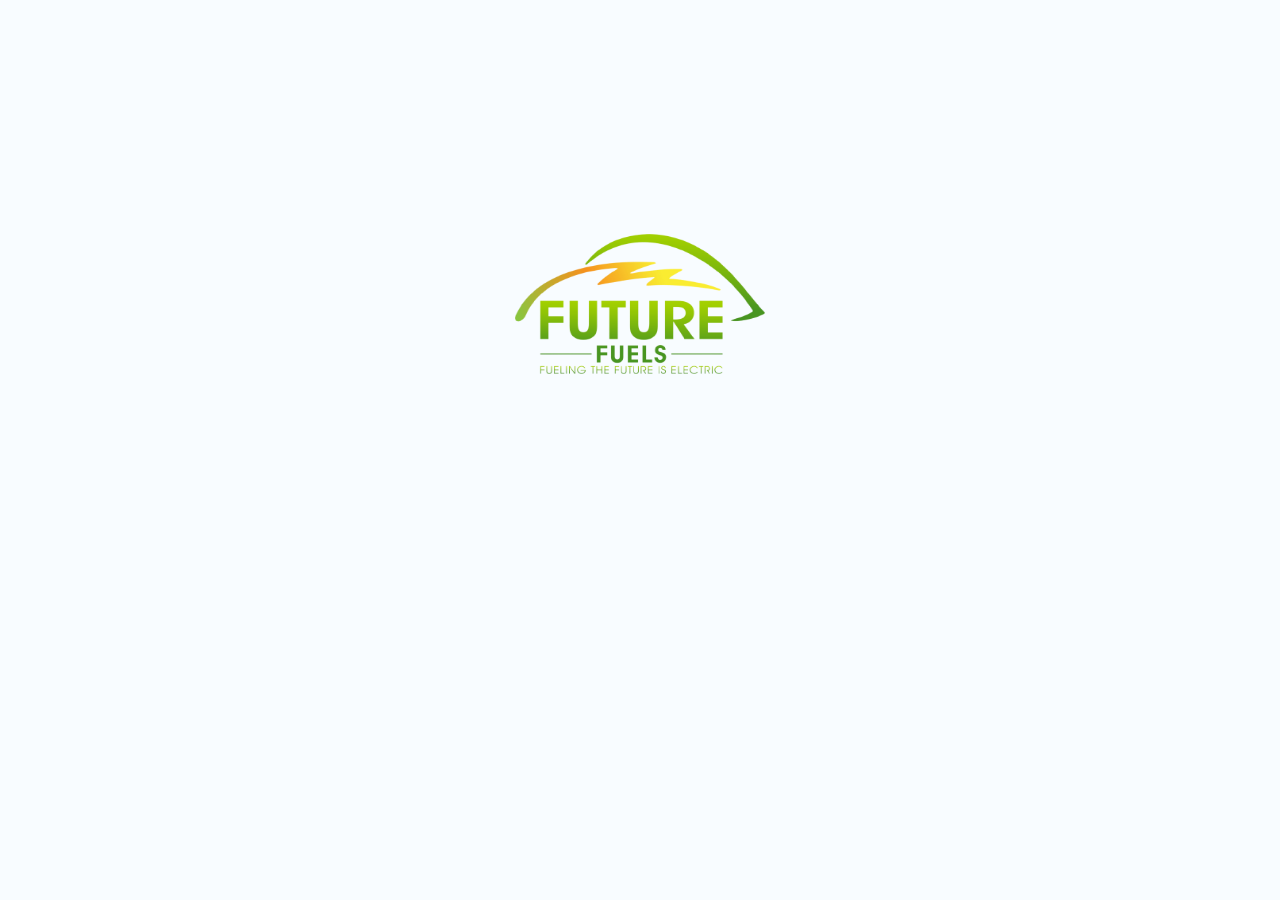
<file: index.html>
<!DOCTYPE html>
    <html lang="en">
    <head>
      <meta http-equiv="Content-Type" content="text/html; charset=UTF-8"/>
      <meta name="viewport" content="width=device-width, initial-scale=1, maximum-scale=1.0, user-scalable=no"/>
      <title>Sign in</title>
<link rel="stylesheet" href="./static/style.css" />
      <meta name="author" content="mohit yadav" />
      <style>

          /*
            Force full width & height.
            If this block is removed, the layout height/length will be determined by
            the amount of content in the page. That might result in a page which has
            a footer only a few inches from the top of the viewport, or one which
            scrolls beyond the viewport.
            This forces the layout to always be full screen regardless of how much,
            or how little, content is in place. Neither is "right" or "wrong", there
            are valid cases for each. I just want to be clear what's controlling the
            page/viewport height.
          */
          html, body, .viewport {
            width: 100%;
            height: 100%; 
            margin: 0;
          }

          .flex-container {
            display: -webkit-box;
            display: -webkit-flex;
            display: -moz-box;
            display: -ms-flexbox;
            display: flex;
            -webkit-box-align: center;
            -webkit-align-items: center;
            -moz-box-align: center;
            -ms-flex-align: center;
            align-items: center;
            -webkit-box-pack: center;
            -webkit-justify-content: center;
            -moz-box-pack: center;
            -ms-flex-pack: center;
            justify-content: center;
            position: fixed;
            top: 0;
            right: 0;
            bottom: 0;
            left: 0;
        }

        #flex-item {
           text-align: center;
            margin: auto;
        }
        </style>
    </head>
    <body>
<html lang="en">
	<head>
		<meta charset="UTF-8" />
		<meta
			http-equiv="X-UA-Compatible"
			content="IE=edge"
		/>
		<meta
			name="viewport"
			content="width=device-width, initial-scale=1.0"
		/>
		<title>Signin Form</title>
		<link rel="stylesheet" href="./static/style.css" />
		<link rel="preconnect" href="https://fonts.googleapis.com">
		<link rel="preconnect" href="https://fonts.gstatic.com" crossorigin>
		<link href="https://fonts.googleapis.com/css2?family=Inter&family=Roboto&family=Ubuntu:ital,wght@0,300;0,400;1,300&display=swap" rel="stylesheet">
	</head>
	<body>
		<div class="wrapper">
			<img
				src="./img/logo-rb.png"
				alt="logo"
				class="logo"
			/>
			<p class="p1">Sign in to Continue</p>

			<form class="form" action="">
				<input
					type="email"
					placeholder="Email or mobile number"
				/>
				<input
					type="password"
					placeholder="Password"
					name=""
					id=""
				/>
				<p class="signin titles">
					<a href="otp.html" class="signin" style="text-decoration: none;">Sign in with OTP</a>
				</p>
				<button class="btn" type="submit"><a href="map.html" style="text-decoration: none; color: white;">Sign in</a></button>
				<p class="titles1">Don't have an account.</p>
				<a class="btn-signup" href="signup.html" style="text-decoration: none;">Sign up</a>
			</form>

			<section class="seclinks">
				<p class="border">----------- or -----------</p>
				<div class="link">
					<img
						src="./img/google-removebg-preview.png"
						alt=""
					/>
					<p class="linkp">Continue with Google</p>
				</div>
				<div class="link">
					<img
						src="./img/apple-removebg-preview.png"
						alt=""
					/>
					<p class="linkp">Continue with Apple</p>
					
				</div>
			</section>
		</div>
	</body>
</html>


           </object>

     </div>

      <!--Your Splash Screen-->
      <div id="splash"  class="flex-container" 
            style ="background: #F8FCFF  ; display: none"  >

         <!--Center align Splash contents in all screen sizes-->
             <div id="flex-item" >
<br>
<br><br><br><br><br><br><br><br><br><br><br><br>
              <img src="./img/logo-rb.png" 
                   alt="app_icon" 
                   style="width:250px ; height :140px"
                   />

               <h2 style ="color: white;"><h2>
             </div>
         </div>
      <!--  Scripts-->
      <script type="text/javascript">

        function fade(element) {
        var op = 1;  // initial opacity
        var timer = setInterval(function () {
            if (op <= 0.1){
                clearInterval(timer);

                element.style.display = 'none';
            }
            element.style.opacity = op;
            element.style.filter = 'alpha(opacity=' + op * 100 + ")";
            op -= op * 0.1;
        }, 50);
    }

        setTimeout(function(){ 

                 if(typeof(Storage) !== "undefined") {

                  console.log("Already shown" +sessionStorage.getItem('spalashShown'));

                   if( !sessionStorage.getItem('spalashShown') || sessionStorage.getItem('spalashShown') === null ) {  

                   document.getElementById('splash') .style.display = 'inline';

                    //Display splash
                    setTimeout(function(){   

                     fade(document.getElementById('splash'));
                      // document.getElementById('splash') .style.display = 'none'
                       

                     sessionStorage.setItem('spalashShown', true  );
                  }
                   , 3000);

                      } else {

                         //Display Main Content
                          document.getElementById('splash') .style.display = 'none'
                            console.log("Already shown");
                         }
                      }

                    else {
                            document.getElementById("result").innerHTML = "Sorry, your browser does not support web storage...";
                          }
                             }, 0);

        </script>
      </body>
    </html>
</file>
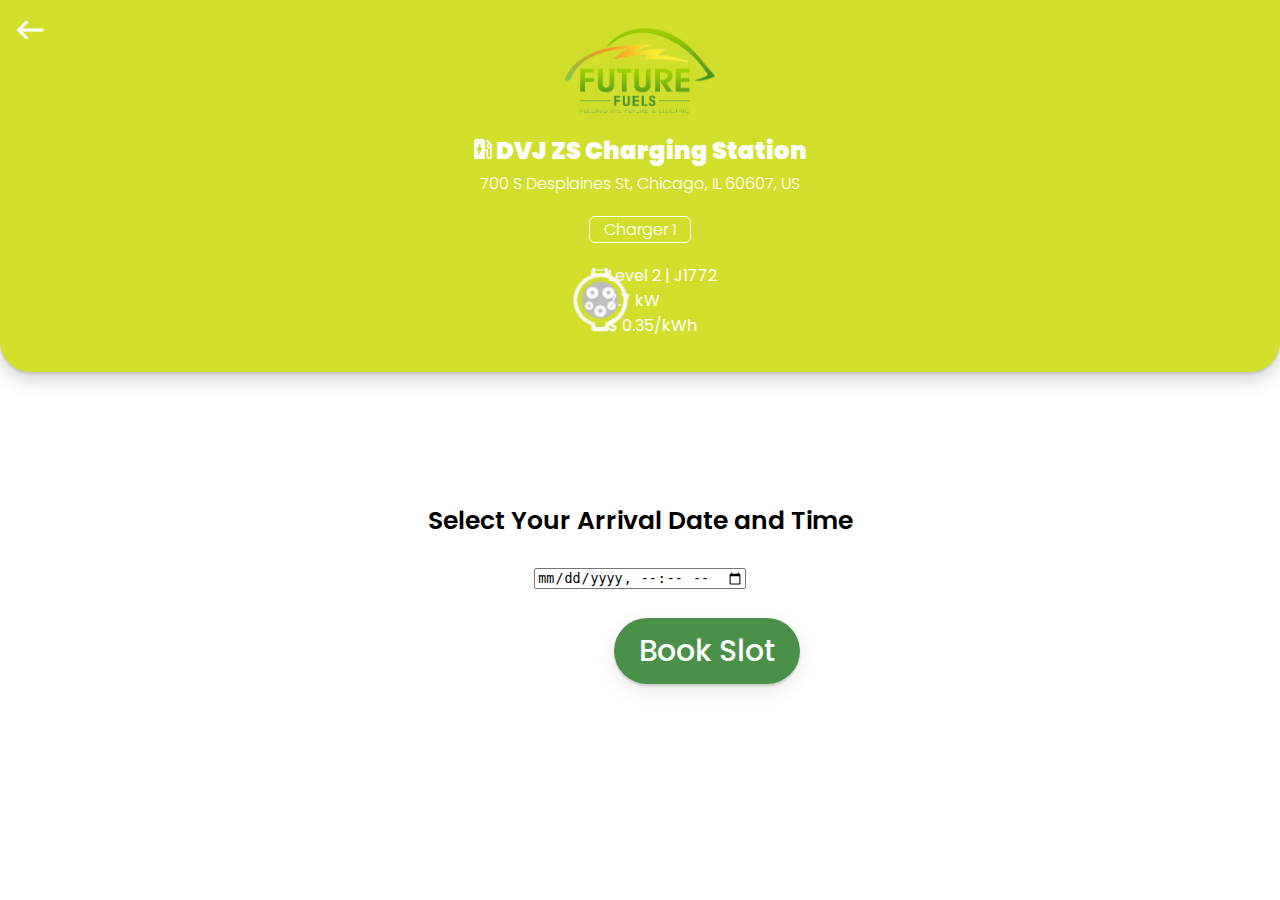
<file: Book slot.html>
<!DOCTYPE html>
<html>
<head>
    <meta name="viewport" content="width=device-width, initial-scale=1">
    <link rel="stylesheet" href="https://cdnjs.cloudflare.com/ajax/libs/font-awesome/4.7.0/css/font-awesome.min.css">
    <link rel="stylesheet" href="./static/qr.css" />
    <link rel="stylesheet" href="./static/qr2.css" />
    <link rel="stylesheet" href="./static/bookslot.css" />
    <link rel="preconnect" href="https://fonts.googleapis.com">
    <link rel="preconnect" href="https://fonts.gstatic.com" crossorigin>
    <link href="https://fonts.googleapis.com/css2?family=Poppins:wght@200;300&display=swap" rel="stylesheet">
    <link rel="stylesheet" href="https://fonts.googleapis.com/css2?family=Material+Symbols+Outlined:opsz,wght,FILL,GRAD@20..48,100..700,0..1,-50..200" />
	<link href="css/mobiscroll.javascript.min.css" rel="stylesheet" />
    <script src="js/mobiscroll.javascript.min.js"></script>
    <script>
        // Ignore this in your implementation
        window.isMbscDemo = true;
    </script>
    <style>
        .material-symbols-outlined {
            font-size: 30px;
            font-weight: 300;
            padding: 15px 0px 0px 15px;
          font-variation-settings:
          'FILL' 0,
          'wght' 700,
          'GRAD' 0,
          'opsz' 48
        }
        </style>
</head>
<body>
   
<div class="con">
    <div class="stname">
    <a href="qrpay1.html"><span class="material-symbols-outlined">
        west
        </span><span class="spnbs">Book Slot</span></a>
    <div class="imgd">
    <img src="./img/logo-rb.png" style="width: 150px;height: 85px;display: block; margin-left: auto;margin-right: auto;">
    </div>
    <h2 class=""><img src="./icons/Vector.png"> DVJ ZS Charging Station </h2>
    <p class="p1">700 S Desplaines St, Chicago, IL 60607, US<p>
        <p class="p2">Charger 1</p>
    </div>
    <div class="innercont">
        <img src="./icons/J1772 B 1.png">
    </div>
    <div class="innercont2"><p class="cp">Level 2 <span>  | </span><span> J1772</span></p>
        <p class="cp">7.7 kW</p>
        <p class="cp">$ 0.35/kWh</p>
    </div>

</div>
<div class="cont3">
    <p class="cp2">Select Your Arrival Date and Time</p>
    <div class="dates">
        <!--p class="at"><span class="dt1">7</span><span class="dt">8</span><span class="dt">9</span></p-->
        <form align="center">
            <input type="datetime-local" name="">
        </form>
    </div>
    
        <div  class="demo-time-picker">
            <div>
                <label>
                <br>
                <button type="submit"><a href="booking1.html" style="text-decoration: none; color: white;" >Book Slot</a></button>
            </label>
            
            </div>
        </div>
      
      
</div>
<script>
      
    mobiscroll.setOptions({
        locale: mobiscroll.localeEn,  // Specify language like: locale: mobiscroll.localePl or omit setting to use default
        theme: 'ios',                 // Specify theme like: theme: 'ios' or omit setting to use default
        themeVariant: 'light'         // More info about themeVariant: https://docs.mobiscroll.com/5-16-2/javascript/datetime#opt-themeVariant
    });
    
    mobiscroll.datepicker('#demo-time', {
        controls: ['time']
    });
    
    mobiscroll.datepicker('#demo-24h', {
        controls: ['time'],
        timeFormat: 'HH:mm'           // More info about timeFormat: https://docs.mobiscroll.com/5-16-2/javascript/datetime#localization-timeFormat
    });
    
    mobiscroll.datepicker('#demo-12h', {
        controls: ['time'],
        timeFormat: 'h:mm A'          // More info about timeFormat: https://docs.mobiscroll.com/5-16-2/javascript/datetime#localization-timeFormat
    });
    
    mobiscroll.datepicker('#demo-hms', {
        controls: ['time'],
        timeFormat: 'HH:mm:ss',       // More info about timeFormat: https://docs.mobiscroll.com/5-16-2/javascript/datetime#localization-timeFormat
        headerText: 'Time: {value}'   // More info about headerText: https://docs.mobiscroll.com/5-16-2/javascript/datetime#opt-headerText
    });
</script>

</body>
</html>
</file>
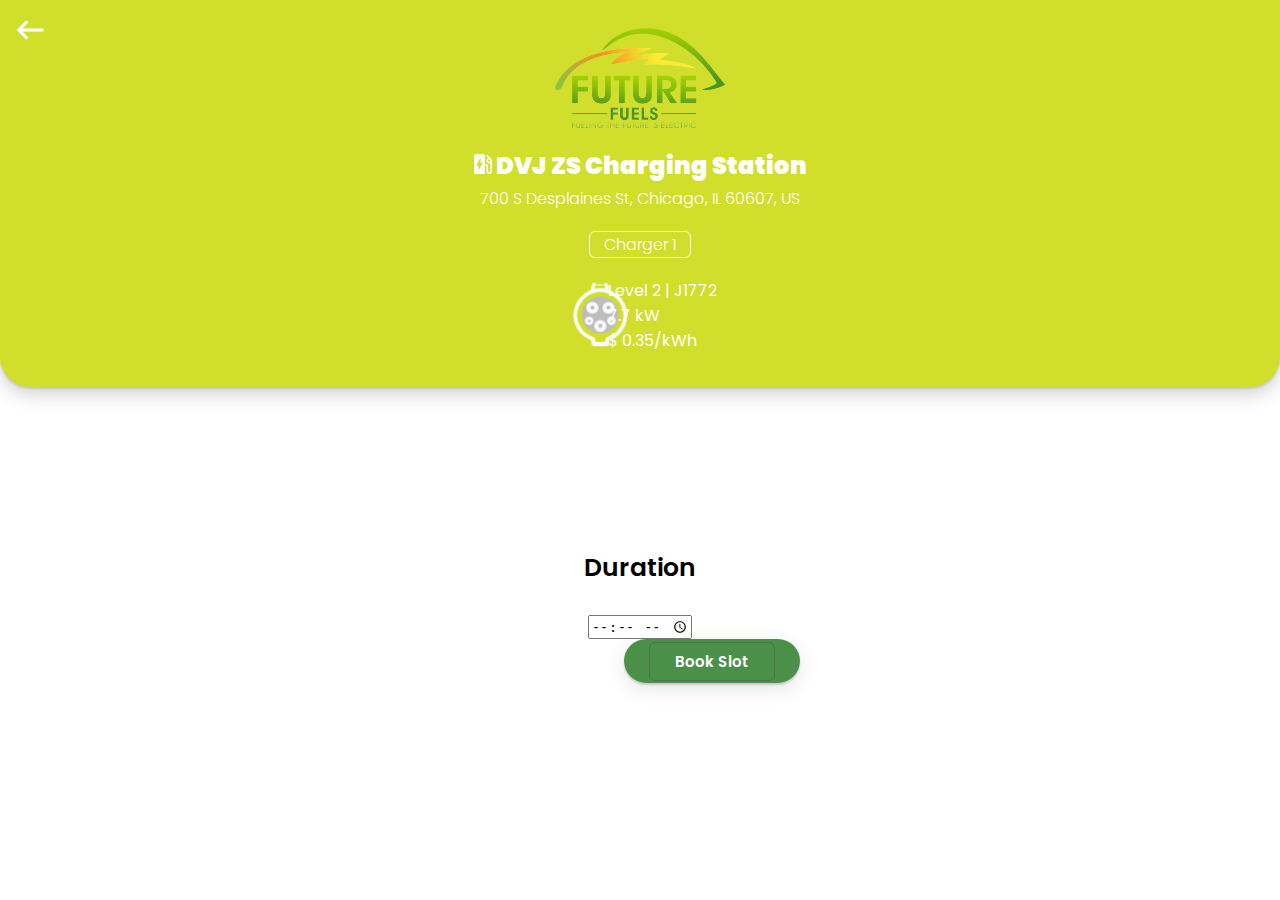
<file: booking1.html>
<!DOCTYPE html>
<html>
<head>
    <meta name="viewport" content="width=device-width, initial-scale=1">
    <link rel="stylesheet" href="https://cdnjs.cloudflare.com/ajax/libs/font-awesome/4.7.0/css/font-awesome.min.css">
    <link rel="stylesheet" href="./static/qr.css" />
    <link rel="stylesheet" href="./static/qr2.css" />
    <link rel="stylesheet" href="./static/bookslot.css" />
    <link rel="preconnect" href="https://fonts.googleapis.com">
    <link rel="preconnect" href="https://fonts.gstatic.com" crossorigin>
    <link href="https://fonts.googleapis.com/css2?family=Poppins:wght@200;300&display=swap" rel="stylesheet">
    <link rel="stylesheet" href="https://fonts.googleapis.com/css2?family=Material+Symbols+Outlined:opsz,wght,FILL,GRAD@20..48,100..700,0..1,-50..200" />
	<link href="css/mobiscroll.javascript.min.css" rel="stylesheet" />
    <script src="js/mobiscroll.javascript.min.js"></script>
    <script>
        // Ignore this in your implementation
        window.isMbscDemo = true;
    </script>
    <style>
        .material-symbols-outlined {
            font-size: 30px;
            font-weight: 300;
            padding: 15px 0px 0px 15px;
          font-variation-settings:
          'FILL' 0,
          'wght' 700,
          'GRAD' 0,
          'opsz' 48
        }
        </style>
</head>
<body>
   
<div class="con">
    <div class="stname">
    <a href="chargingstations.html"><span class="material-symbols-outlined">
        west
        </span><span class="spn">charge</span></a>
    <div class="imgd">
    <img src="./img/logo-rb.png" style="width: 170px;height: 100px;display: block; margin-left: auto;margin-right: auto;">
    </div>
    <h2 class=""><img src="./icons/Vector.png"> DVJ ZS Charging Station </h2>
    <p class="p1">700 S Desplaines St, Chicago, IL 60607, US<p>
        <p class="p2">Charger 1</p>
    </div>
    <div class="innercont">
        <img src="./icons/J1772 B 1.png">
    </div>
    <div class="innercont2"><p class="cp">Level 2 <span>  | </span><span> J1772</span></p>
        <p class="cp">7.7 kW</p>
        <p class="cp">$ 0.35/kWh</p>
    </div>

</div>
<div class="cont2">
    <p class="cp2">Duration</p>
    <div  class="demo-time-picker">
        <div>
            <label>
            <input  type="time" placeholder="Select Time" />
            <br>
            <button type="submit"><a href="booking2.html" style="text-decoration: none; color: white;" >Book Slot</a></button>
        </label>
        
        </div>
      </div>
</div>


<script>
      
    mobiscroll.setOptions({
        locale: mobiscroll.localeEn,  // Specify language like: locale: mobiscroll.localePl or omit setting to use default
        theme: 'ios',                 // Specify theme like: theme: 'ios' or omit setting to use default
        themeVariant: 'light'         // More info about themeVariant: https://docs.mobiscroll.com/5-16-2/javascript/datetime#opt-themeVariant
    });
    
    mobiscroll.datepicker('#demo-time', {
        controls: ['time']
    });
    
    mobiscroll.datepicker('#demo-24h', {
        controls: ['time'],
        timeFormat: 'HH:mm'           // More info about timeFormat: https://docs.mobiscroll.com/5-16-2/javascript/datetime#localization-timeFormat
    });
    
    mobiscroll.datepicker('#demo-12h', {
        controls: ['time'],
        timeFormat: 'h:mm A'          // More info about timeFormat: https://docs.mobiscroll.com/5-16-2/javascript/datetime#localization-timeFormat
    });
    
    mobiscroll.datepicker('#demo-hms', {
        controls: ['time'],
        timeFormat: 'HH:mm:ss',       // More info about timeFormat: https://docs.mobiscroll.com/5-16-2/javascript/datetime#localization-timeFormat
        headerText: 'Time: {value}'   // More info about headerText: https://docs.mobiscroll.com/5-16-2/javascript/datetime#opt-headerText
    });
</script>

</body>
</html>
</file>
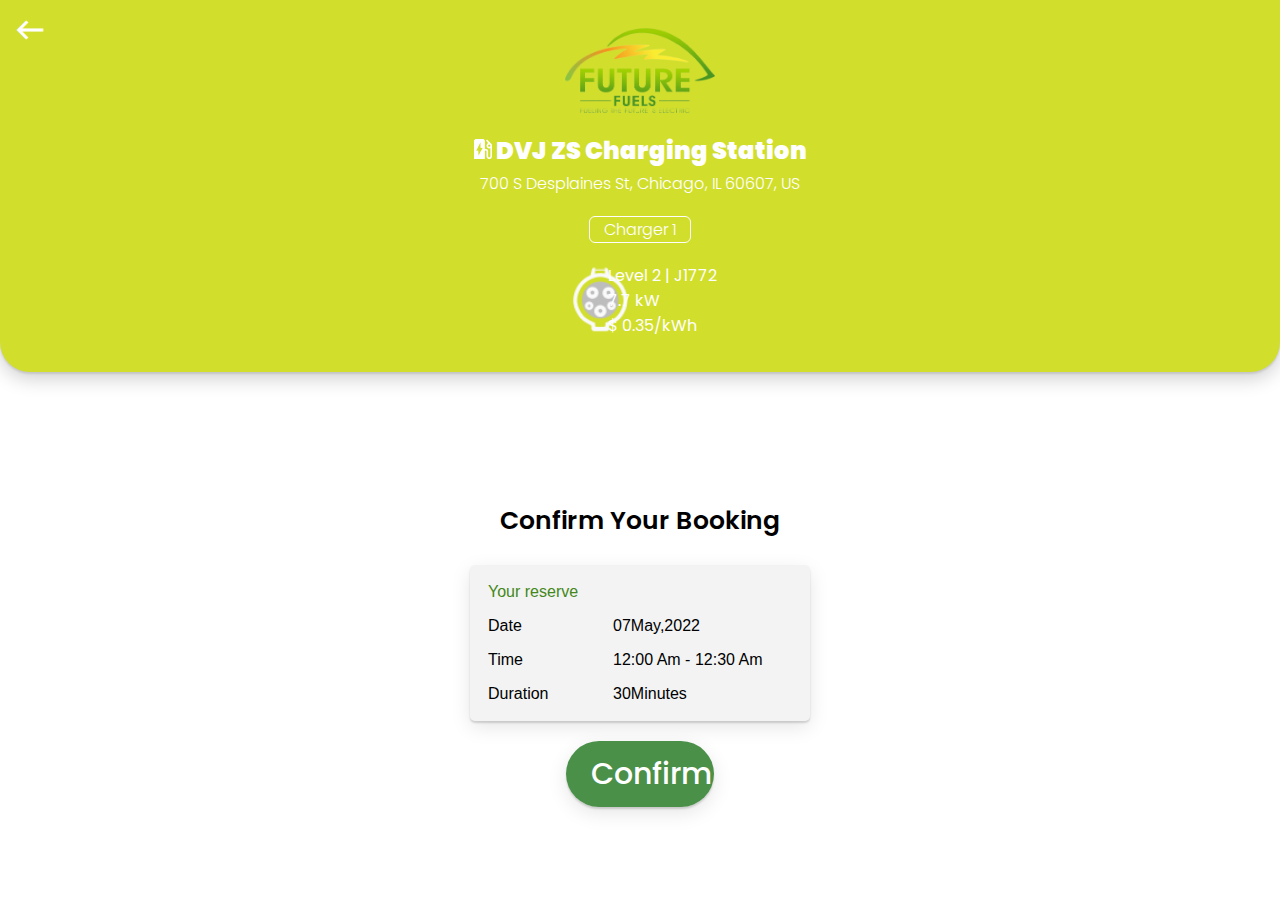
<file: booking2.html>
<!DOCTYPE html>
<html>
<head>
    <meta name="viewport" content="width=device-width, initial-scale=1">
    <link rel="stylesheet" href="https://cdnjs.cloudflare.com/ajax/libs/font-awesome/4.7.0/css/font-awesome.min.css">
    <link rel="stylesheet" href="./static/qr.css" />
    <link rel="stylesheet" href="./static/qr2.css" />
    <link rel="stylesheet" href="./static/bookslot.css" />
    <link rel="preconnect" href="https://fonts.googleapis.com">
    <link rel="preconnect" href="https://fonts.gstatic.com" crossorigin>
    <link href="https://fonts.googleapis.com/css2?family=Poppins:wght@200;300&display=swap" rel="stylesheet">
    <link rel="stylesheet" href="https://fonts.googleapis.com/css2?family=Material+Symbols+Outlined:opsz,wght,FILL,GRAD@20..48,100..700,0..1,-50..200" />
	<link href="css/mobiscroll.javascript.min.css" rel="stylesheet" />
    <script src="js/mobiscroll.javascript.min.js"></script>
    <script>
        // Ignore this in your implementation
        window.isMbscDemo = true;
    </script>
    <style>
        .material-symbols-outlined {
            font-size: 30px;
            font-weight: 300;
            padding: 15px 0px 0px 15px;
          font-variation-settings:
          'FILL' 0,
          'wght' 700,
          'GRAD' 0,
          'opsz' 48
        }


        @media only screen and (max-width: 420px){
            .char-est-book2{
             width: 80%;
                }
                .btnbtn{
            width: 50%;
            margin:auto;
    
}
        }
    
        </style>
</head>
<body>
   
<div class="con">
    <div class="stname">
    <a href="#"><span class="material-symbols-outlined" onclick="location.href='file:../Fuel/Book slot.html'">
        west
        </span><span class="spnbs">Book Slot</span></a>
    <div class="imgd">
    <img src="./img/logo-rb.png" style="width: 150px;height: 85px;display: block; margin-left: auto;margin-right: auto;">
    </div>
    <h2 class=""><img src="./icons/Vector.png"> DVJ ZS Charging Station </h2>
    <p class="p1">700 S Desplaines St, Chicago, IL 60607, US<p>
        <p class="p2">Charger 1</p>
    </div>
    <div class="innercont">
        <img src="./icons/J1772 B 1.png">
    </div>
    <div class="innercont2"><p class="cp">Level 2 <span>  | </span><span> J1772</span></p>
        <p class="cp">7.7 kW</p>
        <p class="cp">$ 0.35/kWh</p>
    </div>

</div>
<div class="cont3">
    <p class="cp2">Confirm Your Booking </p>
    <div class="dates">
     
    <div class="char-est-book2">
        <table>
            <tr>
              <td class="yourres">Your reserve</td>
              <td><span class="date" ></span>
                <span class="time"></span>
            </td>
              
            </tr>
            <tr>
                <td>Date</td>
                <td><span class="kwsl">07</span><span class="kwslabe">May,2022</span>
                </td>
                
              </tr>
              <tr>
                <td>Time</td>
                <td><span class="hrs">12:00</span>
                    <span class="hrslabel">Am</span><span> -</span>
                    <span class="minute">12:30</span>
                    <span class="minslabel">Am</span></td>
                
              </tr>
              <tr>
                <td class="">Duration</td>
                <td class=""> <span class="min">30</span><span class="lblmin">Minutes</span></td>
              </tr>
          </table>
          
    </div>  
    <div class="center"><button type="submit" class="btnbtn" ><a href="qrpay2.html" style="text-decoration: none; color: white;">Confirm</a></button></div>
    
</div>


</body>
</html>
</file>
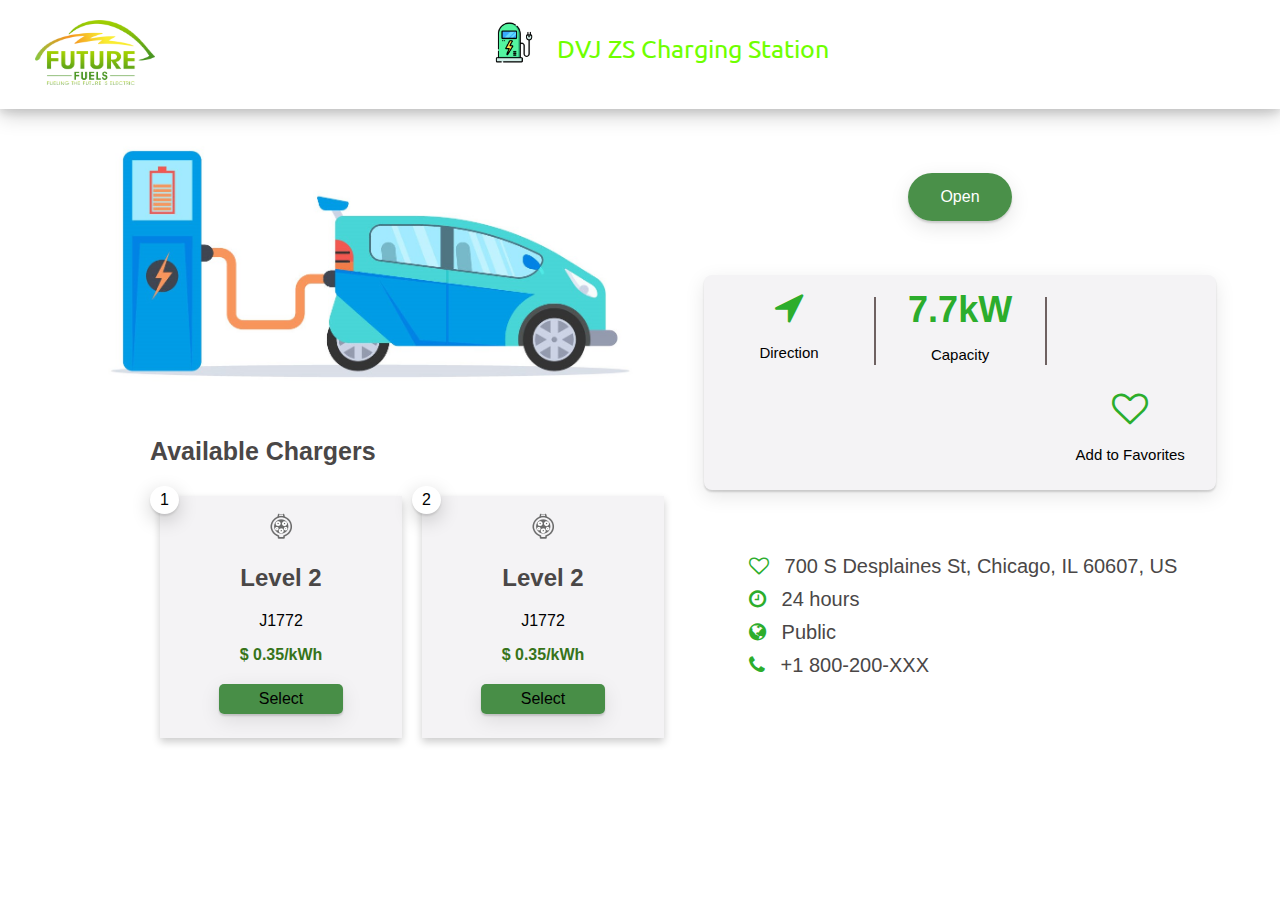
<file: chargingstations.html>
<!DOCTYPE html>
<html>
<head>
    <meta name="viewport" content="width=device-width, initial-scale=1">
    <link rel="stylesheet" href="https://cdnjs.cloudflare.com/ajax/libs/font-awesome/4.7.0/css/font-awesome.min.css">
    <link rel="stylesheet" href="./static/cs.css" />
    <link rel="preconnect" href="https://fonts.googleapis.com">
	<link rel="preconnect" href="https://fonts.gstatic.com" crossorigin>
	<link href="https://fonts.googleapis.com/css2?family=Inter&family=Roboto&family=Ubuntu:ital,wght@0,300;0,400;1,300&display=swap" rel="stylesheet">
      <link rel="stylesheet" href="https://fonts.googleapis.com/css2?family=Material+Symbols+Outlined:opsz,wght,FILL,GRAD@20..48,100..700,0..1,-50..200" />

      <style>
        .material-symbols-outlined {
            padding-top: 10px;
            padding-left: 8px;
            color: #2cad2c;
            font-size: 55px;
          font-variation-settings:
          'FILL' 1,
          'wght' 300,
          'GRAD' -25,
          'opsz' 48;
          
          
        }
        </style>
</head>
<body>

<!-- Top navigation -->
<div class="topnav">

    <!-- Centered link -->
    <div class="topnav-centered">
      <a href="#"><img class="iconcharge" src="./icons/charging (3).png"></a>
      <p class="search">DVJ ZS Charging Station</p>
      
    </div>
    
    <!-- Left-aligned links (default) -->
    <a href="#"><img class="top-logo" src="./img/logo-rb.png"></a>
    
    <!-- Right-aligned links -->
    <div class="topnav-right">
        
      
    </div>
    
</div>
<div class="topnav4mob">

    <!-- Centered link -->
    <div class="topnav-centered">
        <a href="#"><p class="stn-name">DVJ ZS Charging Station</p></a>
        <a href="#"><p class="subtit">Open, 7.7kW</p></a>
    </div>
    
    <!-- Left-aligned links (default) -->
    
     <a href="#">
         
        <span class="material-symbols-outlined">
            arrow_circle_left
        </span>
    </a>
    
    <!-- Right-aligned links -->
    <div class="topnav-right">
        <a href="#"><i class="fa fa-share" aria-hidden="true"></i></a>
      
    </div>

</div>
  
 <section>
    <div class="a">
        <div class="b">
            <img class="imgs" src="./img/Outstanding-Set-of-Electric-Car-Vectors-1.jpg">
        
            <div class="avlchargers">
                
                <div class="row">
                    <p class="avlchar-p">Available Chargers</p>
                    <div class="column">
                      <div class="card">
                        <span class="cardp">1</span>
                        <img src="./icons/J1772.png">
                        <h2>Level 2</h2>
                        <p class="cp2">J1772</p>
                        <p class="cp">$ 0.35/kWh</p>
                        <div class="selbtn">
                            <a href="Book slot.html" class="bttn">Select</a>
                          </div>
                      </div>
                    </div>
                  
                    <div class="column">
                      <div class="card">
                        <span class="cardp1">2</span>
                          
                        <img src="./icons/J1772.png">
                        <h2>Level 2</h2>
                        <p class="cp2">J1772</p>
                        <p class="cp">$ 0.35/kWh</p>
                        <div class="selbtn">
                            <a href="Book slot.html" class="bttn">Select</a>
                          </div>
                      </div>
                    </div>
                </div>
                  <!-- div class="selbtn">
                    <a href="Book slot.html" class="bookbtn">Book Slot</a>
                  </div -->
            </div> 
        </div>
        <div class="c">
                  <div class="openbtn">
                    <a href="#" class="button">Open</a>
                  </div>
                  <div class="icon-bar">
                        <a class="active" href="#"><i style="color:#2cad2c;" class="fa fa-location-arrow"></i><br><p class="icon-p">Direction</p></a>
                        <a class="ln" style="width: 1px;"><p class="vl"></p></a>
                        <a href="#" style="padding-top:3px;"><p class="icon-pp" style=" font-weight: 600; color: #2cad2c;">7.7kW</p><p class="icon-p">Capacity</p></a>
                        <a class="ln" style="width: 1px;"><p class="vl"></p></a>  
                        <a href="#"><i style="color:#2cad2c;" class="fa fa-heart-o" aria-hidden="true"></i><br><p class="icon-p">Add to Favorites</p></a> 
                  </div>
                  <div class="stdetails">
                      <ul class="list1">
                          <li><i style="color:#2cad2c;padding-right: 10px;" class="fa fa-heart-o" aria-hidden="true"></i> 700 S Desplaines St, Chicago, IL 60607, US</li>
                          <li><i style="color:#2cad2c;padding-right: 10px;" class="fa fa-clock-o" aria-hidden="true"></i> 24 hours</li>
                          <li><i style="color:#2cad2c;padding-right: 10px;" class="fa fa-globe" aria-hidden="true"></i> Public</li>
                          <li><i style="color:#2cad2c;padding-right: 10px;" class="fa fa-phone" aria-hidden="true"></i> +1 800-200-XXX</li>

                      </ul>
                  </div>
                
        </div>
        
    </div>
    
</section>

</body>
</html>
</file>
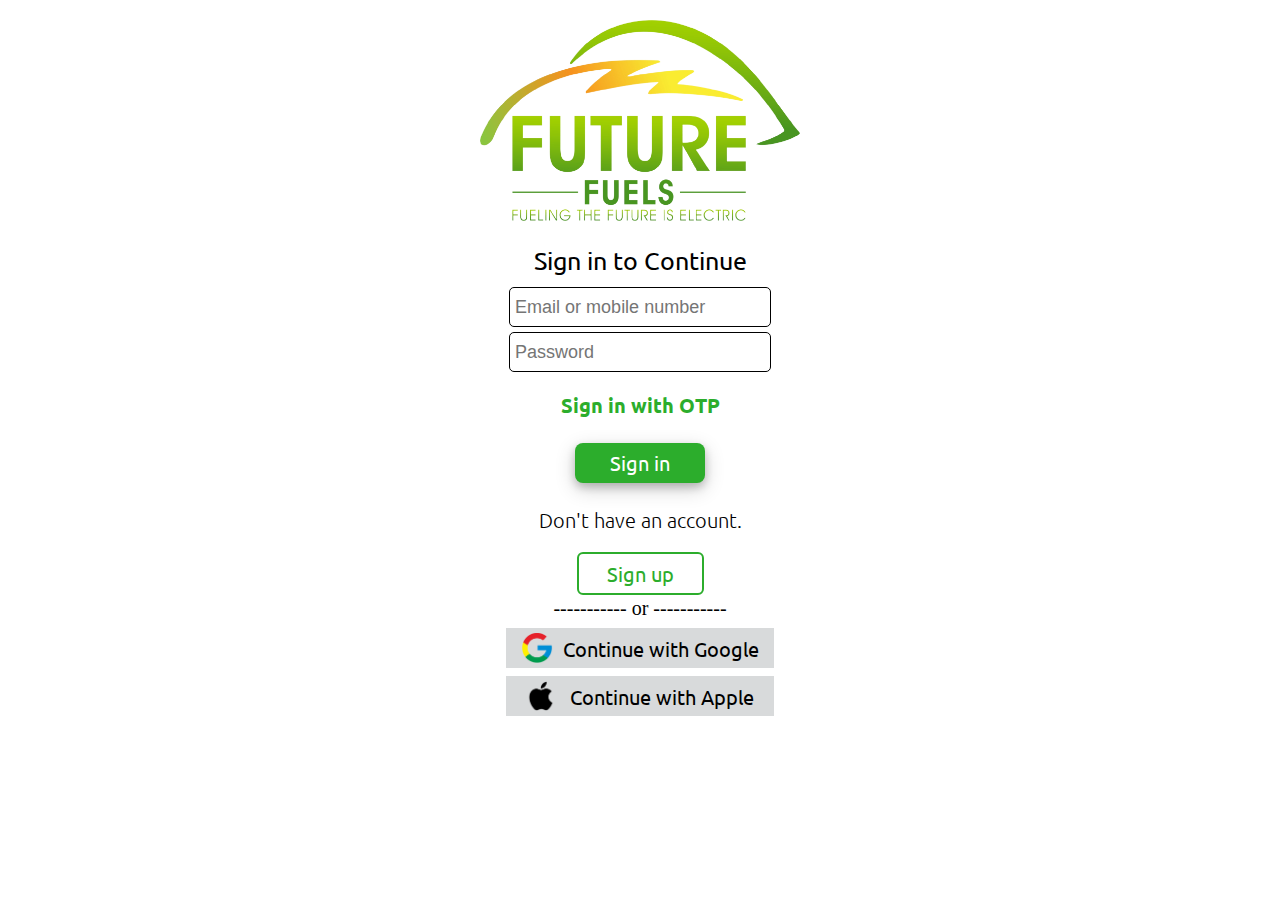
<file: home.html>
<!DOCTYPE html>
<html lang="en">
	<head>
		<meta charset="UTF-8" />
		<meta
			http-equiv="X-UA-Compatible"
			content="IE=edge"
		/>
		<meta
			name="viewport"
			content="width=device-width, initial-scale=1.0"
		/>
		<title>Signin Form</title>
		<link rel="stylesheet" href="./static/style.css" />
		<link rel="preconnect" href="https://fonts.googleapis.com">
		<link rel="preconnect" href="https://fonts.gstatic.com" crossorigin>
		<link href="https://fonts.googleapis.com/css2?family=Inter&family=Roboto&family=Ubuntu:ital,wght@0,300;0,400;1,300&display=swap" rel="stylesheet">
	</head>
	<body>
		<div class="wrapper">
			<img
				src="./img/logo-rb.png"
				alt="logo"
				class="logo"
			/>
			<p class="p1">Sign in to Continue</p>

			<form class="form" action="">
				<input
					type="email"
					placeholder="Email or mobile number"
				/>
				<input
					type="password"
					placeholder="Password"
					name=""
					id=""
				/>
				<p class="signin titles">
					<a href="otp.html" class="signin" style="text-decoration: none;">Sign in with OTP</a>
				</p>
				<button class="btn" type="submit"><a href="map.html" style="text-decoration: none; color: white;">Sign in</a></button>
				<p class="titles1">Don't have an account.</p>
				<a class="btn-signup" href="signup.html" style="text-decoration: none;">Sign up</a>
			</form>

			<section class="seclinks">
				<p class="border">----------- or -----------</p>
				<div class="link">
					<img
						src="./img/google-removebg-preview.png"
						alt=""
					/>
					<p class="linkp">Continue with Google</p>
				</div>
				<div class="link">
					<img
						src="./img/apple-removebg-preview.png"
						alt=""
					/>
					<p class="linkp">Continue with Apple</p>
					
				</div>
			</section>
		</div>
	</body>
</html>
</file>
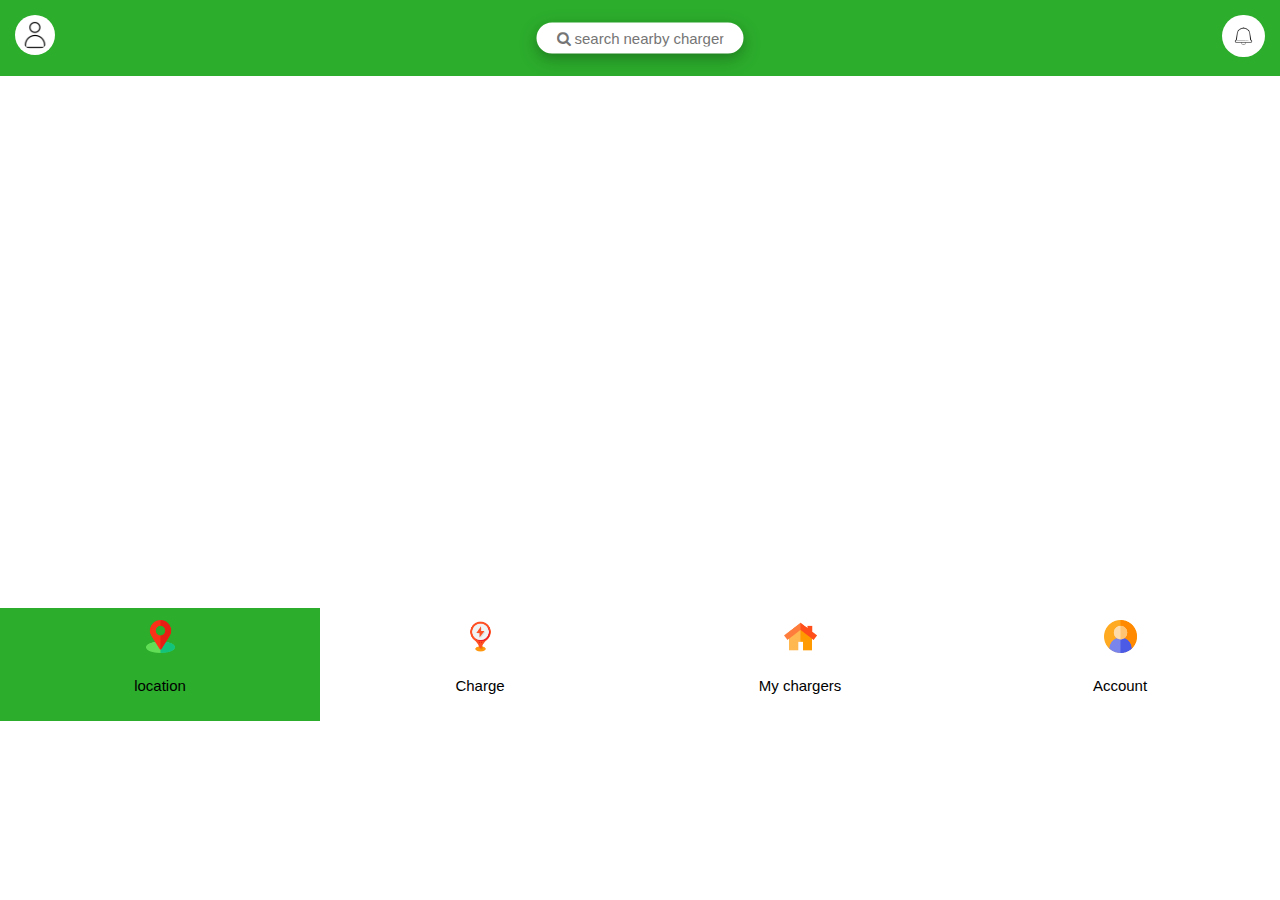
<file: map.html>
<!DOCTYPE html>
<html>
<head>
    <meta name="viewport" content="width=device-width, initial-scale=1">
<link rel="stylesheet" href="https://cdnjs.cloudflare.com/ajax/libs/font-awesome/4.7.0/css/font-awesome.min.css">
<link rel="stylesheet" href="./static/map.css" />
</head>
<body>

<!-- Top navigation -->
<div class="topnav">

    <!-- Centered link -->
    <div class="topnav-centered">
      <form action="#">
        <input class="search" style=" font-family:  FontAwesome, sans-serif;" type="text" placeholder="&#xf002; search nearby charger" name="search">
      </form>
    </div>
    
    <!-- Left-aligned links (default) -->
    
    <a href="#"><img class="iconstop1" src="./icons/icons8-user-64.png"></a>
    
    <!-- Right-aligned links -->
    <div class="topnav-right">
        <a href="#"><img class="iconstop" src="./icons/icons8-bell-100.png"></a>
      
    </div>

</div>
<div class="map">
    <iframe src="https://www.google.com/maps/embed?pb=!1m18!1m12!1m3!1d3806.9400760937433!2d78.48840021444893!3d17.41466318806228!2m3!1f0!2f0!3f0!3m2!1i1024!2i768!4f13.1!3m3!1m2!1s0x3bcb99127aee1e1b%3A0xbb27801b84bc0094!2sCharging%20Station%20For%20Bike%20Car%20Autos%20Etc%2CWater%20Purifier%20Sales%20(Himajal)!5e0!3m2!1sen!2sin!4v1653475885141!5m2!1sen!2sin" width="100%" height="528px" style="border:0;" allowfullscreen="" loading="lazy" referrerpolicy="no-referrer-when-downgrade"></iframe>
</div>
<!-- Top navigation -->
<div class="bottomnav">
    <div class="icon-bar">
        <a class="active" href="#"><img class="icons" src="./icons/location.png"><br><p class="icon-p">location</p></a> 
        
        <a href="chargingstations.html"><img class="icons" src="./icons/charging.png"><br><p class="icon-p">Charge</p></a> 
        <a href="#"><img class="icons" src="./icons/home.png"><br><p class="icon-p">My chargers</p></a> 
        <a href="#"><img class="icons" src="./icons/user.png"><br><p class="icon-p">Account</p></a>
        
      </div>
</div>
</body>
</html>
</file>
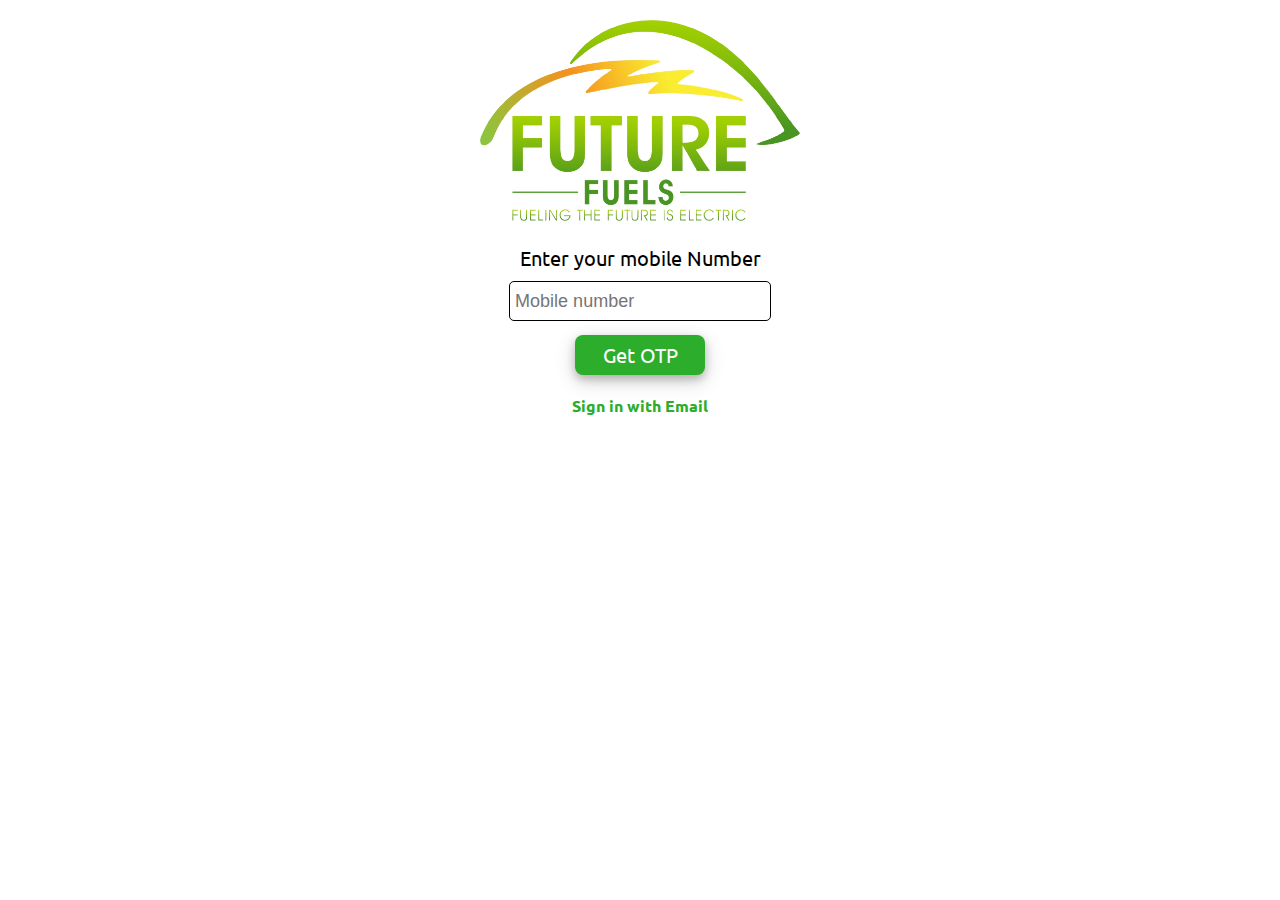
<file: otp.html>
<!DOCTYPE html>
<html lang="en">
	<head>
		<meta charset="UTF-8" />
		<meta
			http-equiv="X-UA-Compatible"
			content="IE=edge"
		/>
		<meta
			name="viewport"
			content="width=device-width, initial-scale=1.0"
		/>
		<title>OTP Form</title>
		<link rel="stylesheet" href="./static/style.css" />
		<link rel="preconnect" href="https://fonts.googleapis.com">
		<link rel="preconnect" href="https://fonts.gstatic.com" crossorigin>
		<link href="https://fonts.googleapis.com/css2?family=Inter&family=Roboto&family=Ubuntu:ital,wght@0,300;0,400;1,300&display=swap" rel="stylesheet">
	</head>
	</head>
	<body>
		<div class="wrapper">
			<img
				src="./img/logo-rb.png"
				alt="logo"
				class="logo"
			/>
			<p class="p1" style="font-size:20px">Enter your mobile Number</p>

			<form class="form" action="">
				<input
					type="email"
					placeholder="Mobile number"
				/>
				
				<button type="submit" class="btn"><a href="scannow.html" style="text-decoration: none; color: white;">Get OTP</a></button><br>

                <a href="index.html" class="signin" style="text-decoration: none;">Sign in with Email</a>

				
				
			</form>
        </div>
			
	</body>
</html>
</file>
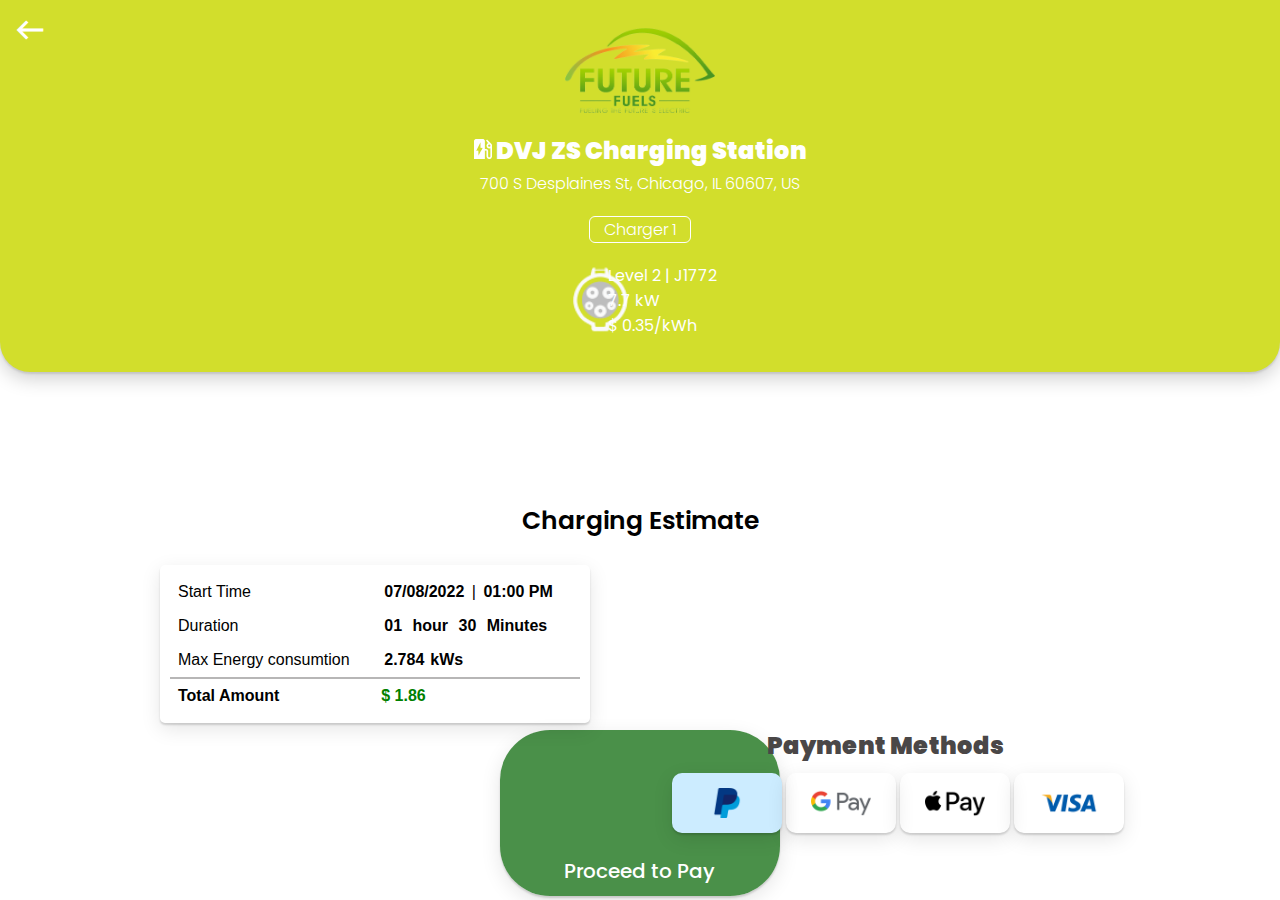
<file: qrpay2.html>
<!DOCTYPE html>
<html>
<head>
    <meta name="viewport" content="width=device-width, initial-scale=1">
    <link rel="stylesheet" href="https://cdnjs.cloudflare.com/ajax/libs/font-awesome/4.7.0/css/font-awesome.min.css">
    <link rel="stylesheet" href="./static/qr.css" />
    <link rel="stylesheet" href="./static/qr2.css" />
    <link rel="preconnect" href="https://fonts.googleapis.com">
    <link rel="preconnect" href="https://fonts.gstatic.com" crossorigin>
    <link href="https://fonts.googleapis.com/css2?family=Poppins:wght@200;300&display=swap" rel="stylesheet">
    <link rel="stylesheet" href="https://fonts.googleapis.com/css2?family=Material+Symbols+Outlined:opsz,wght,FILL,GRAD@20..48,100..700,0..1,-50..200" />
	
    <style>
        .material-symbols-outlined {
            font-size: 30px;
            font-weight: 300;
            padding: 15px 0px 0px 15px;
          font-variation-settings:
          'FILL' 0,
          'wght' 700,
          'GRAD' 0,
          'opsz' 48
        }
        </style>
</head>
<body>
   
<div class="con">
    <div class="stname">
    <a href="booking1.html"><span class="material-symbols-outlined" onclick="location.href='file:../Fuel/booking2.html'">
        west
        </span><span class="spn">charge</span></a>
    <div class="imgd">
    <img src="./img/logo-rb.png" style="width: 150px;height: 85px;display: block; margin-left: auto;margin-right: auto;">
    </div>
    <h2 class=""><img src="./icons/Vector.png"> DVJ ZS Charging Station </h2>
    <p class="p1">700 S Desplaines St, Chicago, IL 60607, US<p>
        <p class="p2">Charger 1</p>
    </div>
    <div class="innercont">
        <img src="./icons/J1772 B 1.png">
    </div>
    <div class="innercont2"><p class="cp">Level 2 <span>  | </span><span> J1772</span></p>
        <p class="cp">7.7 kW</p>
        <p class="cp">$ 0.35/kWh</p>
    </div>

</div>
<div class="cont3">
    <p class="cp2">Charging Estimate</p>

    <div class="char-est">
        <table>
            <tr>
              <td>Start Time</td>
              <td><span class="date" >07/08/2022</span>
                <span>|</span>
                <span class="time">01:00 PM</span>
            </td>
              
            </tr>
            <tr>
                <td>Duration</td>
                <td><span class="hr">01</span>
                    <span class="hrlabel">hour</span>
                    <span class="minutes">30</span>
                    <span class="minlabel">Minutes</span>
                </td>
                
              </tr>
              <tr>
                <td>Max Energy consumtion</td>
                <td><span class="kws">2.784</span><span class="kwslabel">kWs</span></td>
                
              </tr>
              <tr>
                <td class="tdl">Total Amount</td>
                <td class="tdl"> <span class="dlr"> $ </span><span class="total">1.86</span></td>
                
              </tr>
          </table>
       
    </div>
    <div class="char-est2">
        <h2>Payment Methods</h2>
        <div class="payicons">
           <a href=""> <img class="iconp1" src="./icons/paypal (2).png" alt=""></a>
           <a href=""> <img class="iconp" src="./icons/7123945_logo_pay_google_gpay_icon.png" alt=""></a>
           <a href=""> <img class="iconp" src="./icons/8666205_apple_pay_icon.png" alt=""></a>
           <a href=""> <img class="iconp" src="./icons/294654_visa_icon.png" alt=""></a>
        </div>
        
    </div>
    
    <div class="prcdpay">
        <a href=""><p class="paybutton" onclick="">Proceed to Pay</p></a>
       </div>
</div>


</body>
</html>
</file>
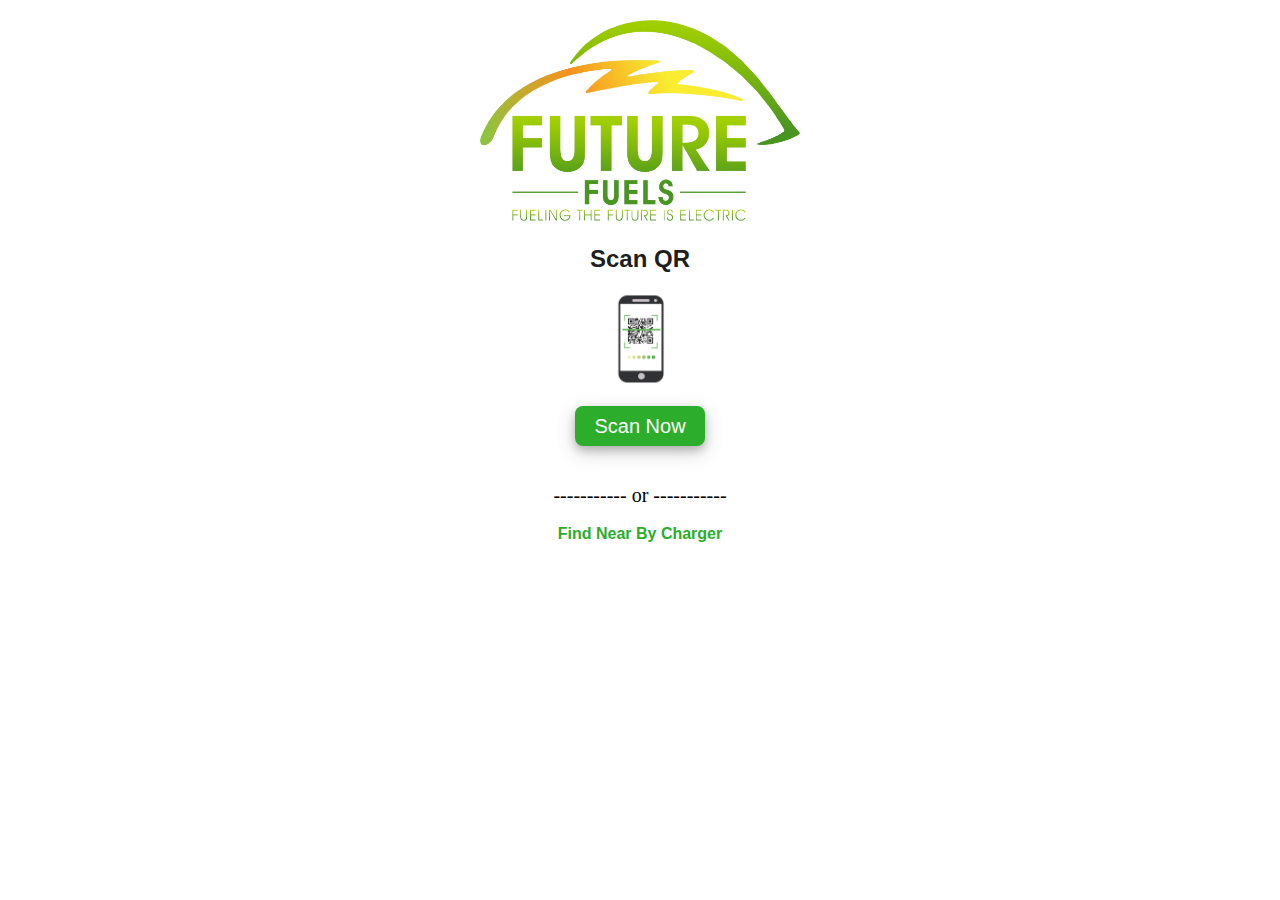
<file: scannow.html>
<!DOCTYPE html>
<html lang="en">
	<head>
		<meta charset="UTF-8" />
		<meta name="viewport" content="width=device-width, initial-scale=1.0"/>
		<title>ScanNow</title>
		<link rel="stylesheet" href="./static/style.css" />
	</head>
	<body>
		<div class="wrapper">
			<img
				src="./img/logo-rb.png"
				alt="logo"
				class="logo"
			/>
            <h2 alignment ="center">Scan QR</h2> 
            <div class="scanlogo">
                <img
                    src="./img/scancodeimg.png"
                    alt="logotwo"
                    class="logotwo"
                /><br>
                <button type="submit" class="btn" onclick="location.href='file:../Fuel/chargingstations.html'" >Scan Now</button><br>
                <br>
                <p>----------- or -----------</p><br>
                <a href="map.html" class="signin" style="text-decoration: none;">Find Near By Charger</a>
            </html>
</file>
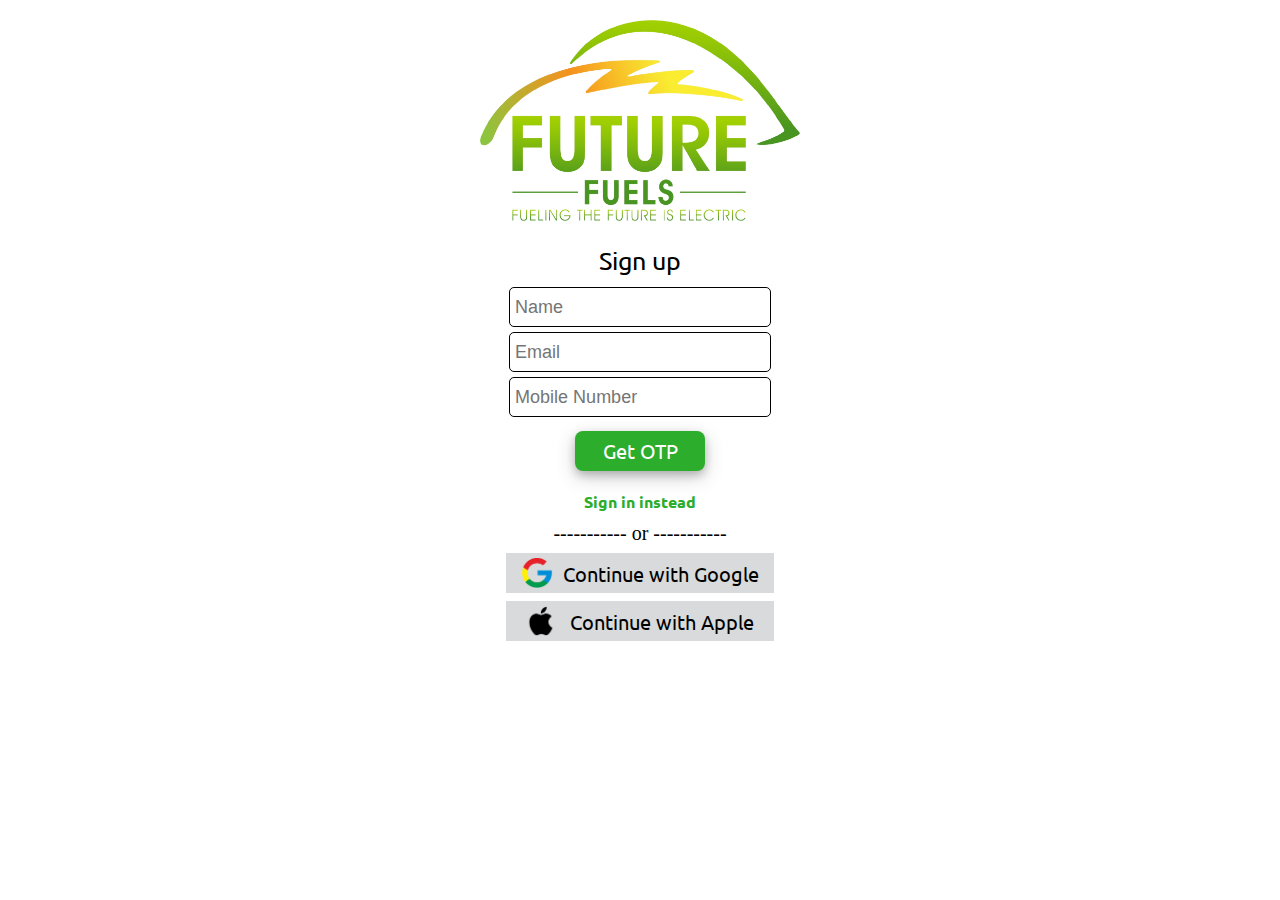
<file: signup.html>
<!DOCTYPE html>
<html lang="en">
	<head>
		<meta charset="UTF-8" />
		<meta
			http-equiv="X-UA-Compatible"
			content="IE=edge"
		/>
		<meta
			name="viewport"
			content="width=device-width, initial-scale=1.0"
		/>
		<title>OTP Form</title>
		<link rel="stylesheet" href="./static/style.css" />
		<link rel="preconnect" href="https://fonts.googleapis.com">
		<link rel="preconnect" href="https://fonts.gstatic.com" crossorigin>
		<link href="https://fonts.googleapis.com/css2?family=Inter&family=Roboto&family=Ubuntu:ital,wght@0,300;0,400;1,300&display=swap" rel="stylesheet">
	</head>
	<body>
		<div class="wrapper">
			<img
				src="./img/logo-rb.png"
				alt="logo"
				class="logo"
			/>
			<p class="p1">Sign up</p>

			<form class="form" action="">
				<input
					type="name"
					placeholder="Name"
				/>
				<input 
                    type="email" name="email" placeholder="Email"
                />
                <input 
                    type="number" name="mobile" placeholder="Mobile Number"
                    />
				<button type="submit" class="btn"onclick="location.href='file:../Fuel/scannow.html'"><a href="otp.html" style="text-decoration: none; color: white;">Get OTP</a></button><br>

                <a href="index.html" class="signin" style="text-decoration: none;">Sign in instead</a>
				
			</form>

            <section class="seclinks">
				<p class="border">----------- or -----------</p>
				<div class="link">
					<img
						src="./img/google-removebg-preview.png"
						alt=""
					/>
					<p class="linkp">Continue with Google</p>
				</div>
				<div class="link">
					<img
						src="./img/apple-removebg-preview.png"
						alt=""
					/>
					<p class="linkp">Continue with Apple</p>
					
				</div>
			</section>
        </div>
			
	</body>
</html>
</file>
<file: static/style.css>
* {
    margin: 0;
    padding: 0;
    box-sizing: border-box;
}

.wrapper {
    width: 100%;
    height: 100vh;
    background-color: white;
    text-align: center;
}

.logo {
    width: 320px;
    margin: 20px;
}

.logotwo{
    height:100px;
    margin: 5px;
}

h2{
    font-family: 'Ubuntu', sans-serif;
    color:rgba(0, 0, 0, 0.902);
    margin-bottom: 10px;
}

p {
    font-size: 20px;
}
.p1{
    font-style: normal;
    font-family: 'Ubuntu', sans-serif;
    font-size: 25px;
}

form {
    margin: 0 auto;
    width: 60%;
    padding: 10px;
    flex-wrap: wrap;
}

input {
    height: 40px;
    width: 35%;
    font-style: none;
    display: block;
    margin: 0 auto;
    padding: 5px;
    font-size: 18px;
    margin-bottom: 5px;
    border: 1px solid black;
    background-color: transparent;
    border-radius: 5px;
    /* align-items: center; */
}

.titles {
    font-size: 20px;
    margin: 15px;
    font-weight: 600;
    font-family: 'Ubuntu', sans-serif;
    
    
}
.titles1 {
    font-size: 20px;
    margin-top: 5px;
    margin-bottom: 28px;
    font-weight: 300;
    font-family: 'Ubuntu', sans-serif;
    
    
}

.signin {
    color: #2cad2c;
    margin-top:20px;
    font-family: 'Ubuntu', sans-serif;
    font-weight: 600;
}

.btn {
    width: 130px;
    height: 40px;
    margin-top: 9px;
    margin-bottom: 20px;
    background-color: #2cad2c;
    border: none;
    border-radius: 8px;
    box-shadow: 0 4px 8px 0 rgba(0, 0, 0, 0.2), 0 6px 20px 0 rgba(0, 0, 0, 0.19);
    font-size: 20px;
    color: white;
    font-family:  'Ubuntu', sans-serif;
}
.btn-signup{
    margin-top: 8px;
    margin-bottom: 20px;
    background-color: transparent;
    border: 2px solid #2cad2c;
    border-radius: 6px;
    color: #2cad2c;
    font-size: 20px;
    padding:7px 28px;
    font-family:  'Ubuntu', sans-serif;
}
.signup {
    background-color: transparent;
    border: 2px solid #2cad2c;
    border-radius: 15px;
    color: #2cad2c;
    padding: 5px;
    width: 40px;
    
}

section {
    width: 60%;
    margin: 0 auto;
    /* background-color: yellowgreen; */
}

.link {
    width: 35%;
    height: 40px;
    margin: 8px auto;
    padding: 5px;
    display: flex;
    justify-content: space-evenly;
    background-color: #878b8f52;
    overflow: hidden;
}

.link img {
    
    height: 30px;
    background-color: transparent;
}
.linkp{
    font-family: 'Ubuntu', sans-serif;
    margin-top: 3px;
    
}

@media only screen and (max-width:800px) {
    /* For tablets: */
    .main {
      width: 80%;
      padding: 0;
    }
    .right {
      width: 100%;
    }
  }
  @media only screen and (max-width:361px) {
    /* For mobile phones: */
    .logo {
        width:170px;
        margin: 45px 0px 15px 0px;
    }
    .link {
        width: 80%;
        height: 38px;
        margin: 8px auto;
        padding: 5px;
        display: flex;
        justify-content: space-evenly;
        background-color: #878b8f52;
        overflow: hidden;
        
    }
    .seclinks{
        width: 100%;
        height: auto;
        margin:0px;
    }
    .linkp{
        font-family:  'Ubuntu', sans-serif;
        padding-top: 3px;
    }
    .link img {
        height: auto;
        background-color: transparent;
        padding: 3px;
    }
    .border{
        margin: 18px 0;
    }
    form {
        margin: 0 auto;
        width: 100%;
        padding: 10px;
        flex-wrap: wrap;
    }
    input {
        height: 45px;
        width: 80%;
        font-style: none;
        display: block;
        margin: 0 auto;
        margin-top: 18px;
        padding: 5px;
        font-size: 18px;
        margin-bottom: 5px;
        border: 1px solid rgb(0, 0, 0);
        background-color: transparent;
        border-radius: 5px;
        /* align-items: center; */
    }
    .wrapper {
        width: auto;
        height: auto;
        background-color: #ffffff;
        text-align: center;
    }
    .signup {
        background-color: transparent;
        border: 2px solid #2cad2c;
        border-radius: 15px;
        color: #2cad2c;
        padding: 5px;
        box-shadow: none;
        
    }
  }
  @media (min-width:361px) and (max-width:376px) {
    /* For mobile phones: */
    
    .logo {
        width:150px;
        margin: 45px 0px 15px 0px;
    }
    .link {
        width: 70%;
        height: 35px;
        margin: 8px auto;
        padding: 5px;
        display: flex;
        justify-content: space-evenly;
        background-color: #878b8f52;
        overflow: hidden;
        border-radius: 5px;
        
    }
    .seclinks{
        width: 100%;
        margin:0px;
    }
    .linkp{
        font-family:  'Ubuntu', sans-serif;
        padding-top: 3px;
    }
    .link img {
        
        background-color: transparent;
        padding: 3px;
    }
    .border{
        margin: 15px 0;
    }
    form {
        margin: 0 auto;
        width: 100%;
        padding: 10px;
        flex-wrap: wrap;
    }
    input {
        height: 40px;
        width: 80%;
        font-style: none;
        display: block;
        margin: 0 auto;
        margin-top: 15px;
        padding: 5px;
        font-size: 18px;
        margin-bottom: 5px;
        border: 1px solid rgb(0, 0, 0);
        background-color: transparent;
        border-radius: 5px;
        /* align-items: center; */
    }
    .wrapper {
        width: auto;
        height: auto;
        background-color: #ffffff;
        text-align: center;
    }
    .signup {
        background-color: transparent;
        border: 2px solid #2cad2c;
        border-radius: 15px;
        color: #2cad2c;
        padding: 5px;
        margin-top: 20px;
        box-shadow: none;
        
    }
  }
  @media (min-width:376px) and (max-width:394px) {
    /* For mobile phones: */
    body{
        height:840px;
    }
    .logo {
        width:170px;
        margin: 80px 0px 15px 0px;
    }
    .link {
        width: 80%;
        height: 40px;
        margin: 8px auto;
        padding: 5px;
        display: flex;
        justify-content: space-evenly;
        background-color: #878b8f52;
        overflow: hidden;
        
    }
    .seclinks{
        width: 100%;
        height: auto;
        margin:0px;
    }
    .linkp{
        font-family:  'Ubuntu', sans-serif;
        padding-top: 3px;
    }
    .link img {
        height: auto;
        background-color: transparent;
        padding: 3px;
    }
    .border{
        margin: 20px 0;
    }
    form {
        margin: 0 auto;
        width: 100%;
        padding: 10px;
        flex-wrap: wrap;
    }
    input {
        height: 45px;
        width: 80%;
        font-style: none;
        display: block;
        margin: 0 auto;
        margin-top: 20px;
        padding: 5px;
        font-size: 18px;
        margin-bottom: 5px;
        border: 1px solid rgb(0, 0, 0);
        background-color: transparent;
        border-radius: 5px;
        /* align-items: center; */
    }
    .wrapper {
        width: auto;
        height: auto;
        background-color: #ffffff;
        text-align: center;
    }
    .signup {
        background-color: transparent;
        border: 2px solid #2cad2c;
        border-radius: 15px;
        color: #2cad2c;
        padding: 5px;
        margin-top: 20px;
        box-shadow: none;
        
    }
    
  }
  @media (min-width:394px) and (max-width:413px) {
    /* For mobile phones: */
    .logo {
        width:170px;
        margin: 100px 0px 15px 0px;
    }
    .link {
        width: 80%;
        height: 40px;
        margin: 8px auto;
        padding: 5px;
        display: flex;
        justify-content: space-evenly;
        background-color: #878b8f52;
        overflow: hidden;
        
    }
    .seclinks{
        width: 100%;
        height: auto;
        margin:0px;
    }
    .linkp{
        font-family:  'Ubuntu', sans-serif;
        padding-top: 3px;
    }
    .link img {
        height: auto;
        background-color: transparent;
        padding: 3px;
    }
    .border{
        margin: 20px 0;
    }
    form {
        margin: 0 auto;
        width: 100%;
        padding: 10px;
        flex-wrap: wrap;
    }
    input {
        height: 45px;
        width: 80%;
        font-style: none;
        display: block;
        margin: 0 auto;
        margin-top: 20px;
        padding: 5px;
        font-size: 18px;
        margin-bottom: 5px;
        border: 1px solid rgb(0, 0, 0);
        background-color: transparent;
        border-radius: 5px;
        /* align-items: center; */
    }
    .wrapper {
        width: auto;
        height: auto;
        background-color: #ffffff;
        text-align: center;
    }
    .signup {
        background-color: transparent;
        border: 2px solid #2cad2c;
        border-radius: 15px;
        color: #2cad2c;
        padding: 5px;
        margin-top: 20px;
        box-shadow: none;
        
    }
    
  }
  @media (min-width:413px) and (max-width:415px) {
    /* For mobile phones: */
    .logo {
        width:170px;
        margin: 80px 0px 15px 0px;
    }
    .link {
        width: 80%;
        height: 40px;
        margin: 8px auto;
        padding: 5px;
        display: flex;
        justify-content: space-evenly;
        background-color: #878b8f52;
        overflow: hidden;
        
    }
    .seclinks{
        width: 100%;
        height: auto;
        margin:0px;
    }
    .linkp{
        font-family:  'Ubuntu', sans-serif;
        padding-top: 3px;
    }
    .link img {
        height: auto;
        background-color: transparent;
        padding: 3px;
    }
    .border{
        margin: 20px 0;
    }
    form {
        margin: 0 auto;
        width: 100%;
        padding: 10px;
        flex-wrap: wrap;
    }
    input {
        height: 45px;
        width: 80%;
        font-style: none;
        display: block;
        margin: 0 auto;
        margin-top: 20px;
        padding: 5px;
        font-size: 18px;
        margin-bottom: 5px;
        border: 1px solid rgb(0, 0, 0);
        background-color: transparent;
        border-radius: 5px;
        /* align-items: center; */
    }
    .wrapper {
        width: auto;
        height: auto;
        background-color: #ffffff;
        text-align: center;
    }
    .signup {
        background-color: transparent;
        border: 2px solid #2cad2c;
        border-radius: 15px;
        color: #2cad2c;
        padding: 5px;
        margin-top: 20px;
        box-shadow: none;
        
    }
    
  }
</file>
<file: static/qr.css>
body{
    margin: 0;
    padding: 0;
}

.con{
    background-color: #d2de2c;
    box-shadow: 0px 2px 2px 0 rgba(0, 0, 0, 0.10), 0 6px 20px 0 rgba(0, 0, 0, 0.20 );
    border-radius: 0px 0px 30px 30px; 
    height: auto;
    width: 100%;
    position: absolute;
    padding-bottom: 30px;
}
.fa-arrow-left{
    font-size: 30px;
    color: white;
    padding: 40px;
}

h2, a, .p1, .p2{
    font-family: 'Poppins', sans-serif;
    text-decoration: none;
}
a{
    font-size: 30px;
    color: white;
    font-weight: 500;
}
h2{
    text-align: center;
    color: white;
    font-weight: 1000;
    margin-bottom: 0px;
}
.p1 , .p2{
    text-align: center;
    color: white;
    font-weight: 300;
}
.p1{
    margin: 3px;
}
.p2{
    background-color: transparent;
    border: solid 1px rgb(255, 255, 255);
    border-radius: 6px;
    width: 100px;
    margin: 20px auto;
}
.innercont{
    left:44% ;
    width:auto;
    float: left;
    position: relative;
    
    
}
.innercont2{
    right:44% ;
    float: right;
    width: auto;
    position: relative;
   
}
.cp{
    font-family: 'Poppins', sans-serif;
    color: white;
    margin: 0px;
}
.innercont img{
    width: 75px;
}
.cont2{
    position: absolute;
    top: 56%;
    left: auto;
    margin:20px auto;
    width: 100%;
    text-align: center;
    font-family: 'Poppins', sans-serif;
}
.cp2
{
    color: black;
    font-size: 25px;
    font-weight: 600;
    text-align: center;
}
.cont2 a{
    color: #807F7F;
    font-size: 15px;
    font-weight: 600;
    background-color: transparent;
    border: 1.4px solid rgba(81, 80, 80, 0.5);
    border-radius: 6px;
    padding:8px 25px;   
}
.imgd{
    margin-top: -30px;
}

@media only screen and (max-width:361px) {
    /* For mobile phones: */
    .imgd{
        display: none;
    }
   .con{
       height:auto;
       position: absolute;
       border-radius: 0px 0px 20px 20px;
       background-color: #4E9721;
   }
   .fa-arrow-left{
    font-size: 25px;
    color: white;
    padding:20px 30px 0px 25px;
    }
    a{
        font-size: 20px;
        font-weight: 500;
    }
    .p1 , .p2{
        font-size: 14px;
    }
    .p2{
        padding: 5px;
    }
    .innercont{
        left:25% ;
        width:auto;
        float: left;
        position: relative;
        
        
    }
    .innercont2{
        right:25% ;
        float: right;
        width: auto;
        position: relative;
       
    }
    .cont2{
        top: 47%;
    }
    .spn{
        float: right;
        margin-top: 15px;
        margin-right: 230px;
    }

  }
  @media (min-width:361px) and (max-width:376px) {
    /* For mobile phones: */
    .imgd{
        display: none;
    }
   .con{
       height:auto;
       position: absolute;
       border-radius: 0px 0px 20px 20px;
       background-color: #4E9721;
   }
   .fa-arrow-left{
    font-size: 25px;
    color: white;
    padding:20px 30px 0px 25px;
    }
    a{
        font-size: 20px;
        font-weight: 200;
        
    }
    .p1 , .p2{
        font-size: 14px;
    }
    .p2{
        padding: 5px;
    }
    .innercont{
        left:25% ;
        width:auto;
        float: left;
        position: relative;
        
        
    }
    .innercont2{
        right:25% ;
        float: right;
        width: auto;
        position: relative;
       
    }
    
    .spn{
        float: right;
        margin-top: 15px;
        margin-right: 245px;
    }
  }
  @media (min-width:376px) and (max-width:394px) {
    /* For mobile phones: */
    .imgd{
        display: none;
    }
   .con{
       height:auto;
       position: absolute;
       border-radius: 0px 0px 20px 20px;
       background-color: #4E9721;
   }
   .fa-arrow-left{
    font-size: 25px;
    color: white;
    padding:20px 30px 0px 25px;
    }
    a{
        font-size: 20px;
        font-weight: 200;
    }
    .p1 , .p2{
        font-size: 14px;
    }
    .p2{
        padding: 5px;
    }
    .innercont{
        left:25% ;
        width:auto;
        float: left;
        position: relative;
        
        
    }
    .innercont2{
        right:25% ;
        float: right;
        width: auto;
        position: relative;
       
    }

    .cont2{
        top: 42%;
    }
    .spn{
        float: right;
        margin-top: 15px;
        margin-right: 260px;
    }
    
  }
  @media (min-width:394px) and (max-width:413px) {
    /* For mobile phones: */
    .imgd{
        display: none;
    }
   .con{
       height:auto;
       position: absolute;
       border-radius: 0px 0px 20px 20px;
       background-color: #4E9721;
   }
   .fa-arrow-left{
    font-size: 25px;
    color: white;
    padding:20px 30px 0px 25px;
    }
    a{
        font-size: 20px;
        font-weight: 200;
    }
    .p1 , .p2{
        font-size: 14px;
    }
    .p2{
        padding: 5px;
    }
    .innercont{
        left:25% ;
        width:auto;
        float: left;
        position: relative;
        
        
    }
    .innercont2{
        right:25% ;
        float: right;
        width: auto;
        position: relative;
       
    }
    .cont2{
        top: 40%;
    }
    .spn{
        float: right;
        margin-top: 14px;
        margin-right: 280px;
    }
    
  }
  @media (min-width:413px) and (max-width:415px) {
    /* For mobile phones: */
    .imgd{
        display: none;
    }
   .con{
       height:auto;
       position: absolute;
       border-radius: 0px 0px 20px 20px;
       background-color: #4E9721;
   }
   .fa-arrow-left{
    font-size: 25px;
    color: white;
    padding:20px 30px 0px 25px;
    }
    a{
        font-size: 20px;
        font-weight: 300;
    }
    .p1 , .p2{
        font-size: 14px;
    }
    .p2{
        padding: 5px;
    }
    .innercont{
        left:25% ;
        width:auto;
        float: left;
        position: relative;
        
        
    }
    .innercont2{
        right:25% ;
        float: right;
        width: auto;
        position: relative;
       
    }
    .cont2{
        top: 40%;
    }
    .spn{
        float: right;
        margin-top: 15px;
        margin-right: 280px;
    }
  }

  @media (min-width:500px) and (max-width:2376px){
      .spn{
          display: none;
      }
  }
  .btndone{
      
      width:20%;
      margin-right: 50px;

      
  }
</file>
<file: static/qr2.css>
.char-est{
    
    
    color: black;
    width: 32%;
    padding: 10px;
    position: relative;
    text-align: left;
    float:left;
    margin:0px 0px 0px 160px ;
    background-color: transparent;
    border: none;
    border-radius: 5px;
    box-shadow: 0px 2px 2px 0px rgba(0, 0, 0, 0.15), 0 6px 20px 0 rgba(0, 0, 2, 0.10);
    
    
    
}

.char-est2{
    
    
    color: black;
    width: 45%;
    margin:40px 120px 0px 0px ;
    padding: 10px;
    position: relative;
    text-align: left;
    float: right;
    
    
}

.cont3{
    position: absolute;
    top: 53%;
    width: 100%;
    font-family: 'Poppins', sans-serif;
}

.date, .time, .hr, .minutes, .hrlabel, .minlabel, .kwslabel, .kws{
    font-weight: 600;
    padding: 3px;
    
}
.cunsumption, .st, .duration{
    margin-right: 50px;
}
td, th {
    text-align: left;
    padding: 8px;
    
  }
  table{
      width: 100%;
      font-family: 'Open-sans', sans-serif;
      border-collapse: collapse;
  }
 .tdl{
   border-top: 2px solid rgba(111, 109, 109, 0.5);
   font-weight: 700;
   
 }
 .dlr, .total{
     color: green;
 }
 .payicons{
     margin: auto;
     left: 17%;
     width:100%;
     position: relative;
 }
 .char-est2 h2{
     color: #4A4747;
     bottom: 100%;
     left: 34%;
     position:absolute;
 }
  .payicons a{
      background-color: transparent;
      height:65px
  }
.iconp, .iconp1{
    height: 60px;
    padding:0px 25px ;
    border: none;
    border-radius:10px;
    box-shadow: 0px 2px 2px 0px rgba(0, 0, 0, 0.15), 0 6px 20px 0 rgba(0, 0, 2, 0.10);
  }
  .iconp1{
      background-color: #CCECFF;
      
  }
  .prcdpay{
      
      margin-top: 190px;
      

  }
  .paybutton{
      background-color: #1D741BCC;
      padding: 10px 25px;
      border: none;
      border-radius: 50px;
      box-shadow: 0px 2px 2px 0px rgba(0, 0, 0, 0.15), 0 6px 20px 0 rgba(0, 0, 2, 0.10);
      color: white;
      font-size: 20px;
      width: 18%;
      text-align: center; 
      margin: auto;    
          
  }
  @media only screen and (max-width:361px) {
    /* For mobile phones: */
    .char-est{
        width: auto;
        margin:0px 20px ;
        padding: 6px 15px 5px 6px;
        position: relative;
        
    }
    
    .char-est2{
        width:auto;
        margin:188px auto auto 25px ;
        padding: 10px;
        position: absolute;
        
    }
    .char-est2 h2{
        left: 0;
    }
    .payicons{
        margin: auto;
        left: 0%;
        width:100%;
        position: relative;
    }
    .iconp, .iconp1{
        height: 40px;
        padding:0px 15px ;
        box-shadow: 0px 2px 2px 0px rgba(0, 0, 0, 0.15), 0 6px 20px 0 rgba(0, 0, 2, 0.10);
      }

    table{
        width: 100%;
        font-size: 12px;
    }
    .paybutton{
        font-size: 15px;
        padding: 10px 5px;
        margin:280px auto 10px auto;
        width: 38%;
        text-align: center;
    }
    .cont3{
        top: 45%;
    }

  }
  @media (min-width:361px) and (max-width:376px) {
    /* For mobile phones: */
    .char-est{
        width: auto;
        margin:0px 20px ;
        padding: 6px 15px 5px 6px;
        position: relative;
        
    }
    
    .char-est2{
        width:auto;
        margin:188px auto auto 25px ;
        padding: 10px;
        position: absolute;
        
    }
    .char-est2 h2{
        left: 0;
    }
    .payicons{
        margin: auto;
        left: 0%;
        width:100%;
        position: relative;
    }
    .iconp, .iconp1{
        height: 40px;
        padding:0px 15px ;
        box-shadow: 0px 2px 2px 0px rgba(0, 0, 0, 0.15), 0 6px 20px 0 rgba(0, 0, 2, 0.10);
      }

    table{
        width: 100%;
        font-size: 12px;
    }
    .paybutton{
        font-size: 15px;
        padding: 10px 5px;
        margin:280px auto 10px auto;
        width: 38%;
        text-align: center;
    }
    .cont3{
        top: 45%;
    }
  }
  @media (min-width:376px) and (max-width:394px) {
    /* For mobile phones: */
    .char-est{
        width: 85%;
        margin:0px 20px 0px 20px;
        padding: 6px 15px 5px 6px;
        position: relative;
        
    }
    
    .char-est2{
        width:auto;
        margin:188px auto auto 25px ;
        padding: 10px;
        position: absolute;
        
    }
    .char-est2 h2{
        left: 0;
    }
    .payicons{
        margin: auto;
        left: 0%;
        width:100%;
        position: relative;
    }
    .iconp, .iconp1{
        height: 48px;
        padding:0px 15px ;
        box-shadow: 0px 2px 2px 0px rgba(0, 0, 0, 0.15), 0 6px 20px 0 rgba(0, 0, 2, 0.10);
      }

    table{
        width: 100%;
        font-size: 12px;
    }
    .paybutton{
        font-size: 15px;
        padding: 10px 5px;
        margin:350px auto 10px auto;
        width: 38%;
        text-align: center;
    }
    .cont3{
        top: 40%;
    }
    
  }
  @media (min-width:394px) and (max-width:413px) {
    /* For mobile phones: */
    .char-est{
        width: 90%;
        margin:0px 20px 0px 10px ;
        padding: 6px 15px 5px 6px;
        position: relative;
        
    }
    
    .char-est2{
        width:auto;
        margin:188px auto auto 25px ;
        padding: 10px;
        position: absolute;
        
    }
    .char-est2 h2{
        left: 0;
    }
    .payicons{
        margin: auto;
        left: 0%;
        width:100%;
        position: relative;
    }
    .iconp, .iconp1{
        height: 52px;
        padding:0px 15px ;
        box-shadow: 0px 2px 2px 0px rgba(0, 0, 0, 0.15), 0 6px 20px 0 rgba(0, 0, 2, 0.10);
      }

    table{
        width: 100%;
        font-size: 12px;
    }
    .paybutton{
        font-size: 15px;
        padding: 10px 5px;
        margin:400px auto 10px auto;
        width: 38%;
        text-align: center;
    }
    .cont3{
        top: 38%;
    }
    
  }
  @media (min-width:413px) and (max-width:415px) {
    /* For mobile phones: */
    .char-est{
        width: 85%;
        margin:0px 0px 0px 20px;
        padding: 6px 15px 5px 6px;
        position: absolute;
        
    }
    
    .char-est2{
        width:auto;
        margin:188px auto auto 25px ;
        padding: 10px;
        position: absolute;
        
    }
    .char-est2 h2{
        left: 0;
    }
    .payicons{
        margin: auto;
        left: 0%;
        width:100%;
        position: relative;
    }
    .iconp, .iconp1{
        height: 55px;
        padding:0px 15px ;
        box-shadow: 0px 2px 2px 0px rgba(0, 0, 0, 0.15), 0 6px 20px 0 rgba(0, 0, 2, 0.10);
      }

    table{
        width: 100%;
        font-size: 12px;
    }
    .paybutton{
        font-size: 15px;
        padding: 10px 5px;
        margin:380px auto 10px auto;
        width: 38%;
        text-align: center;
    }
    .cont3{
        top: 38%;
    }
    
  }
</file>
<file: static/bookslot.css>
.dates{
    padding-bottom: 3px;
}
.at, .atb{
    text-align: center;
    font-size: 20PX;
    margin-top: 0px;
}
.dt{
    margin:0px 5px;
    background-color:rgba(196, 196, 196, 0.3);
    padding:10px 18px;
    border: none;
    border-radius: 30px;
    color: black;
    cursor: pointer;

}
.dt1{

    margin:0px 5px;
    background-color:#4E9721;
    padding:10px 18px;
    border: none;
    border-radius: 30px;
    color: white;
    cursor: pointer;
}
.atb{
    margin-top: 10px;
}
#demo-time{
    border: 1.4px solid rgba(81, 80, 80, 0.5);
border-radius: 6px;
font-size: 15px;
padding: 10px;
}
#demo-24h{
    border: 1.4px solid rgba(81, 80, 80, 0.5);
border-radius: 6px;
font-size: 15px;
padding: 10px;
}

.demo-time-picker
{   height:100%;
    width: 25%;
    margin:auto;
}
input{
    margin-top: 3px;
}
button{
      float: right;
      background-color: #1D741BCC;
      padding: 10px 25px;
      border: none;
      border-radius: 50px;
      box-shadow: 0px 2px 2px 0px rgba(0, 0, 0, 0.15), 0 6px 20px 0 rgba(0, 0, 2, 0.10);
      color: white;
      font-size: 20px;
      width: auto;
      text-align: center; 
      margin: auto; 
      cursor: pointer;  
      display:inline; 
}

@media only screen and (max-width:361px) {
    /* For mobile phones: */
    .cp2{
        margin-top: 40px;
        margin-bottom: 8px;
        font-size: 18px;
    }
    .at{
        text-align: left;
        font-size: 16PX;
        margin-top: 0px;
        margin-left:20px;
        margin-bottom: 15px;
    }
    .atb{
        text-align: left;
        font-size: 16PX;
        margin-top: 10px;
        margin-left:20px;
        margin-bottom: 5px;
    }

    .demo-time-picker
{   
    width:auto;
    margin:0px 0px 0px 20px;
}
button{
    float: none;
    padding: 10px 25px;
    font-size: 13px;
    width: auto;
    margin-top: 50px;
    margin-left: auto; 
    margin-right: auto;
    display:block;
     
}
.char-est-book2{
    width: 100%;
}
.spnbs{
    float: right;
    margin-top: 15px;
    margin-right: 210px;
}
.btnbtn{
    width: 100%;
    margin:auto;
    
}
.center {
    display: flex;
    justify-content: center;
    align-items: center;
    height: auto;
    margin: 20px;
    
  }
  }
  @media (min-width:361px) and (max-width:376px) {
    /* For mobile phones: */
    .cp2{
        margin-top: 40px;
        margin-bottom: 8px;
        font-size: 18px;
    }
    .at{
        text-align: left;
        font-size: 16PX;
        margin-top: 0px;
        margin-left:20px;
        margin-bottom: 15px;
    }
    .atb{
        text-align: left;
        font-size: 16PX;
        margin-top: 10px;
        margin-left:20px;
        margin-bottom: 5px;
    }

    .demo-time-picker
{   
    width:auto;
    margin:0px 0px 0px 20px;
}
button{
    float: none;
    padding: 10px 25px;
    font-size: 13px;
    width: auto;
    margin-top: 50px;
    margin-left: auto; 
    margin-right: auto;
    display:block;
     
}
.char-est-book2{
    width: 100%;
}
.spnbs{
    float: right;
    margin-top: 15px;
    margin-right: 230px;
}
  }
  @media (min-width:376px) and (max-width:394px) {
    /* For mobile phones: */
    .cp2{
        margin-top: 40px;
        margin-bottom: 8px;
        font-size: 18px;
    }
    .at{
        text-align: left;
        font-size: 16PX;
        margin-top: 0px;
        margin-left:30px;
        margin-bottom: 15px;
    }
    .atb{
        text-align: left;
        font-size: 16PX;
        margin-top: 10px;
        margin-left:30px;
        margin-bottom: 5px;
    }

    .demo-time-picker
{   
    width:auto;
    margin:0px 0px 0px 30px;
}
button{
    float: none;
    padding: 10px 25px;
    font-size: 13px;
    width: auto;
    margin-top: 180px;
    margin-left: auto; 
    margin-right: auto;
    display:block;
     
}
.spnbs{
    float: right;
    margin-top: 15px;
    margin-right: 239px;
}
  }
  @media (min-width:394px) and (max-width:413px) {
    /* For mobile phones: */
    .cp2{
        margin-top: 40px;
        margin-bottom: 8px;
        font-size: 18px;
    }
    .at{
        text-align: left;
        font-size: 16PX;
        margin-top: 20px;
        margin-left:40px;
        margin-bottom: 15px;
    }
    .atb{
        text-align: left;
        font-size: 16PX;
        margin-top: 10px;
        margin-left:40px;
        margin-bottom: 5px;
    }

    .demo-time-picker
{   
    width:auto;
    margin:0px 0px 0px 40px;
}
button{
    float: none;
    padding: 10px 25px;
    font-size: 13px;
    width: auto;
    margin-top: 220px;
    margin-left: auto; 
    margin-right: auto;
    display:block;
     
}
.spnbs{
    float: right;
    margin-top: 15px;
    margin-right: 260px;
}
    
  }
  @media (min-width:413px) and (max-width:415px) {
    /* For mobile phones: */
    .cp2{
        margin-top: 40px;
        margin-bottom: 8px;
        font-size: 18px;
    }
    .at{
        text-align: left;
        font-size: 16PX;
        margin-top: 20px;
        margin-left:40px;
        margin-bottom: 15px;
    }
    .atb{
        text-align: left;
        font-size: 16PX;
        margin-top: 10px;
        margin-left:40px;
        margin-bottom: 5px;
    }

    .demo-time-picker
{   
    width:auto;
    margin:0px 0px 0px 40px;
}
button{
    float: none;
    padding: 10px 25px;
    font-size: 13px;
    width: auto;
    margin-top: 220px;
    margin-left: auto; 
    margin-right: auto;
    display:block;
     
}
.spnbs{
    float: right;
    margin-top: 15px;
    margin-right: 265px;
}
  }
  @media (min-width:500px) and (max-width:2376px){
    .spnbs{
        display: none;
    }
}

/*-------------booking 2 page css only for pc starts from below--*/
.char-est-book2{
    
        color: black;
        width: 25%;
        padding: 10px;
        text-align: left;
        margin:auto ;
        background-color:rgba(196, 196, 196, 0.2);
        border: none;
        border-radius: 5px;
        box-shadow: 0px 2px 2px 0px rgba(0, 0, 0, 0.15), 0 6px 20px 0 rgba(0, 0, 2, 0.10);
}
.yourres{
    color: #44871A;
    font-weight: 300;
}
.btnbtn{
    width: 12%;
    margin:auto;
}
.center {
    display: flex;
    justify-content: center;
    align-items: center;
    height: auto;
    margin: 20px;
    
  }
</file>
<file: static/cs.css>
body {
    margin: 0;
    font-family: Arial, Helvetica, sans-serif;
  }
  
  .topnav {
    position: relative;
    overflow: hidden;
    box-shadow: 0 4px 8px 0 rgba(0, 0, 0, 0.10), 0 6px 20px 0 rgba(0, 0, 0, 0.20);
  }
  
  .topnav a {
    float: left;
    color: #f2f2f2;
    text-align: center;
    padding: 5px 5px;
    margin: 10px;
   
  }
  
  
  
  .topnav a.active {
    background-color: #04AA6D;
    color: white;
  }
  
  .topnav-centered  {
      
    float: none;
    position: absolute;
    top: 50%;
    left: 50%;
    transform: translate(-50%, -50%);
    text-align: center;
  }
  
  .topnav-right {
    float: right;
  }
  .iconcharge{
      height: 40px;
      width: 40px;
      margin-top: 30px;
      margin-left: 5px;
  }
  .search{
      height: 45px;
      width: 100%;
      border-radius:50px;
      border: none;
      font-size: 15px;
      color: rgb(111, 255, 0);
      font-size:25px;
      padding: 30px;
      font-family:  'Ubuntu', sans-serif;
        
    }
    .icon-bar {
        width: 100%;
        background-color: #F4F3F5;
        overflow: auto;
        box-shadow: 0px 2px 2px 0px rgba(0, 0, 0, 0.15), 0 6px 20px 0 rgba(0, 0, 2, 0.10);
        border-radius: 8px;
      }
      
      .icon-bar a {
        float: left;
        width: 33.22%;
        text-align: center;
        padding: 12px 0;
        transition: all 0.3s ease;
        color: rgb(0, 0, 0);
        font-size: 36px;
        text-decoration: none;
        
      }
      .icons{
          height: 33px;
          width: 33px;
      }
      .iconstop{
        height: 32px;
        width: 33px;
        
        border-radius: 30px;
        padding: 5px;
    }
    .iconstop1{
        height: 30px;
        width: 30px;
        border-radius: 50px;
        padding: 5px;
    }
    .top-logo{
        height: 65px;
        width: 120px;
        margin: 5px 20px;
        padding: 0%;
        
    }
      
      .icon-bar a:hover {
        background-color: rgb(203, 192, 214);
      }
      
      
      .icon-p{
          font-size: 15px;
      }
      .icon-pp{
        margin-bottom: 15px; 
        margin-top: 11px;
      }
      .imgs{
          height: auto;
          width: 640px;
          margin-left: 50px;
          margin-top: 30px;
      }

      div.a {
        position: relative;
        width: 100%px;
        height: 600px;
        border: 0px solid red;
      }
      
      div.b {
        position: absolute;
        left: auto;
        width: 50%;
        height: auto;
        border: 0px solid blue;
      } 
      
      div.c {
        position: absolute;
        left: 55%;
        width: 40%;
        height: auto;
        border:none;
        margin-top: 50px;
        border-radius: 3px;
      } 
      .vl {
        border-left: 2px solid rgb(110, 97, 97);
        height: 68px;
        margin:10px 0px 0px 0px;
        
          }

          .button {
            background-color:#1D741BCC;
            border: none;
            border-radius: 30px;
            color: white;
            padding: 15px 32px;
            text-align: center;
            text-decoration: none;
            font-size: 16px;
            margin: 4px 2px;
            cursor: pointer;
            box-shadow: 0px 2px 2px 0px rgba(0, 0, 0, 0.15), 0 6px 20px 0 rgba(0, 0, 2, 0.10);
          }
          .openbtn{
              margin: 10px 10px 50px 10px;
              justify-content: center;
              display: flex;
          }
          .list1{
              color: #4A4747;
              list-style: none;
              font-size: 20px;
              margin-top: 60px;
          }
          .list1 li{
              padding: 5px;
          }

          .avlchar-p{
            font-family: 'Open Sans', sans-serif;
            margin-left: 0px;
            margin-bottom: 30px;
            font-size: 25px;
            font-weight: 600;
            color:#4A4747;
          }
          /* Float four columns side by side */
.column {
    float: left;
    width: auto;
    padding: 0 10px;
  }
  
  /* Remove extra left and right margins, due to padding */
  .row {
      margin: 0 150px;
      margin-top: 20px;
      width: 100%;
      }
  
  /* Clear floats after the columns */
  .row:after {
    content: "";
    display: table;
    clear: both;
  }
  .card {
    box-shadow: 0 4px 8px 0 rgba(0, 0, 0, 0.2);
    padding: 16px;
    margin-left: 0px;
    text-align: center;
    background-color: #F4F3F5;
    position: relative;
    display: inline-block;
    width: 210px;
    height: 210px;
  }
  .card .cardp 
    {
        position: absolute;
        top: -10px;
        left: -10px;
        padding: 5px 10px;
        border-radius: 50%;
        background-color: white;
        color: black;
        box-shadow: 0px 2px 2px 0 rgba(0, 0, 0, 0.10), 0 6px 20px 0 rgba(0, 0, 0, 0.20 );
        
      }
      .cardp1{
        position: absolute;
        top: -10px;
        left: -10px;
        padding: 5px 10px;
        border-radius: 50%;
        background-color: white;
        color: black;
        box-shadow: 0px 2px 2px 0 rgba(0, 0, 0, 0.10), 0 6px 20px 0 rgba(0, 0, 0, 0.20 );
        
    }
    .card h2{
        color: #4A4747;
    }
     .cp{
        color:#37731A;
        font-weight: 700;
    }

    .bttn {
            
        background-color:#1D741BCC;
        border: none;
        border-radius: 5px;
        color: rgb(0, 0, 0);
        padding: 6px 40px;
        text-align: center;
        text-decoration: none;
        font-size: 16px;
        margin: 4px 2px;
        cursor: pointer;
        box-shadow: 0px 2px 2px 0px rgba(0, 0, 0, 0.15), 0 6px 20px 0 rgba(0, 0, 2, 0.10);
      }
      .bookbtn{
        background-color:rgba(78, 151, 33, 0.5);
        border: none;
        border-radius: 20px;
        color: rgb(255, 255, 255);
        padding: 8px 40px;
        text-align: center;
        text-decoration: none;
        font-size: 18px;
        margin: 24px 2px 30px 0px;
        cursor: pointer;
        box-shadow: 0px 2px 2px 0px rgba(0, 0, 0, 0.15), 0 6px 20px 0 rgba(0, 0, 2, 0.10);
      }
      .selbtn{
            margin: 0px 5px 0px 5px;
            justify-content: center;
            display: flex;
      }
      @media (min-width:562px) and (max-width:2000px) {
      .topnav4mob{
          display:none;
      }}

      /* Style the side navigation */

      @media only screen and (max-width:361px) {
        /* For mobile phones: */
        .topnav{
            display: none;
        }

        .topnav4mob {
            position: relative;
            overflow: hidden;
            background-color:transparent;
            height: 80px;
            box-shadow: 0 2px 4px 0 rgba(0, 0, 0, 0.10), 0 6px 20px 0 rgba(0, 0, 0, 0.10);
          }
          
          .topnav4mob a {
            float: none;
            color: #2cad2c;
            text-align: left;
            text-decoration: none;
          }
            .fa-share{
                padding-top: 18px;
            padding-right: 18px;
            color: #2cad2c;
            font-size: 35px;
            }
            .stn-name{
                font-family: 'Open Sans', sans-serif;
                font-weight: 500;
                font-size: 19px;
                margin: 2px;
                padding: 0px;
                color: #fe3f3f;
                position: relative;
                left: 19%;
                
            }
            .subtit{
                font-family: 'Open Sans', sans-serif;
                font-weight: 300;
                font-size: 15px;
                margin: 0px;
                float: left;
                position: relative;
                left: 19.5%;
            }
            .topnav-centered{
                float: none;
                position: absolute;
                top: 50%;
                left: 50%;
                width: 100%;
                transform: translate(-50%, -50%);
                text-align: center;         
            }

            /*topnav-ends*/

        .imgs{
            width:100%;
            margin-top: 25px;
            margin-left: 0;
        }

        .icon-bar {
            width: 94%;
            margin-left: auto;
            margin-right: auto;
          }
          
          .icon-bar a {
            width: 33%;
            padding:0;
            font-size: 25px;
            margin-top: 10px;
 
            
          }
          .icons{
              height: 20px;
              width: 20px;
          }
          .iconstop{
            height: 32px;
            width: 33px;
            
            border-radius: 30px;
            padding: 5px;
        }
        .iconstop1{
            height: 30px;
            width: 30px;
            border-radius: 50px;
            padding: 5px;
        }
        .icon-p {
            font-size: 12px;
            margin: 10px 0px 10px 0px;
                }
        .icon-pp{
            font-size: 20px;
            margin: 0px 0px 12px 0px;
                }

        .vl {
            height: 48PX;
            margin:0px 0px 0px 0px; 
            }

        .list1{
            font-size: 14px;
            margin-top: 20px;
            padding-left:30px;
        }

        div.a {
            width: 100%px;
            height: 600px;
          }
          
          div.b {
            left: auto;
            width: 100%;
            height: auto;
          } 
          
          div.c {
            left: 0;
            width: 100%;
            height: auto;
            margin-top: 160px;
          } 
          

          .button {
            padding: 7px 20px;
            font-size: 16px;
            margin: 0px;
            cursor: pointer;
          }
          .openbtn{
              margin: 0px 10px 22px 10px;
                }

          .avlchar-p{
            font-size: 18px;
            font-weight: 400;
            margin-left: 15px;
            margin-bottom: 15px;
                    }
          
          .column {
            float:left;
            width: auto;
            height: auto;
            padding: 0px;
          }
          /* Remove extra left and right margins, due to padding */
          .row {
              margin-top: 250px;
              margin-left: 0;
              width: 100%;
              margin-bottom: 20px;
              }
          
          /* Clear floats after the columns */
          
          .card {
            padding: 5px;
            margin-left: 19px;
            width: 142px;
            height: 150px;
             }
          .card .cardp 
            {
                box-shadow: 0px 2px 2px 0 rgba(0, 0, 0, 0.10), 0 6px 20px 0 rgba(0, 0, 0, 0.20 );
                
              }
              .cardp1{
                box-shadow: 0px 2px 2px 0 rgba(0, 0, 0, 0.10), 0 6px 20px 0 rgba(0, 0, 0, 0.20 );
            }
            .card h2{
                margin: 0;
            }
           .cp2{
               margin: 2px;
           }
            .cp{
                margin-top: 7px;
                margin-bottom: 5px;
            }

            .bookbtn{
                margin-top: 0px;
            }

            
            
      }
      @media (min-width:361px) and (max-width:376px) {
        /* For mobile phones: */
       /* For mobile phones: */
       .topnav{
        display: none;
    }

    .topnav4mob {
        position: relative;
        overflow: hidden;
        background-color:transparent;
        height: 80px;
        box-shadow: 0 2px 4px 0 rgba(0, 0, 0, 0.10), 0 6px 20px 0 rgba(0, 0, 0, 0.10);
      }
      
      .topnav4mob a {
        float: none;
        color: #2cad2c;
        text-align: left;
        text-decoration: none;
      }
        .fa-share{
            padding-top: 18px;
        padding-right: 18px;
        color: #2cad2c;
        font-size: 35px;
        }
        .stn-name{
            font-family: 'Open Sans', sans-serif;
            font-weight: 500;
            font-size: 19px;
            margin: 2px;
            padding: 0px;
            color: #fe3f3f;
            position: relative;
            left: 19%;
            
        }
        .subtit{
            font-family: 'Open Sans', sans-serif;
            font-weight: 300;
            font-size: 15px;
            margin: 0px;
            float: left;
            position: relative;
            left: 19.5%;
        }
        .topnav-centered{
            float: none;
            position: absolute;
            top: 50%;
            left: 50%;
            width: 100%;
            transform: translate(-50%, -50%);
            text-align: center;         
        }

        /*topnav-ends*/

    .imgs{
        width:100%;
        margin-top: 25px;
        margin-left: 0;
    }

    .icon-bar {
        width: 94%;
        margin-left: auto;
        margin-right: auto;
      }
      
      .icon-bar a {
        width: 33%;
        padding:0;
        font-size: 25px;
        margin-top: 10px;

        
      }
      .icons{
          height: 20px;
          width: 20px;
      }
      .iconstop{
        height: 32px;
        width: 33px;
        
        border-radius: 30px;
        padding: 5px;
    }
    .iconstop1{
        height: 30px;
        width: 30px;
        border-radius: 50px;
        padding: 5px;
    }
    .icon-p {
        font-size: 12px;
        margin: 10px 0px 10px 0px;
            }
    .icon-pp{
        font-size: 20px;
        margin: 0px 0px 12px 0px;
            }

    .vl {
        height: 48PX;
        margin:0px 0px 0px 0px; 
        }

    .list1{
        font-size: 14px;
        margin-top: 20px;
        padding-left:30px;
    }

    div.a {
        width: 100%px;
        height: 600px;
      }
      
      div.b {
        left: auto;
        width: 100%;
        height: auto;
      } 
      
      div.c {
        left: 0;
        width: 100%;
        height: auto;
        margin-top: 160px;
      } 
      

      .button {
        padding: 7px 20px;
        font-size: 16px;
        margin: 0px;
        cursor: pointer;
      }
      .openbtn{
          margin: 40px 10px 22px 10px;
            }

      .avlchar-p{
        font-size: 18px;
        font-weight: 400;
        margin-left: 15px;
        margin-bottom: 15px;
                }
      
      .column {
        float:left;
        width: auto;
        height: auto;
        padding: 0px;
        
      }
      /* Remove extra left and right margins, due to padding */
      .row {
          margin-top: 280px;
          margin-left:auto;
          width: 100%;
          margin-bottom: 20px;
          }
      
      /* Clear floats after the columns */
      
      .card {
        padding: 5px;
        margin-left:24px;
        width: 142px;
        height: 150px;
         }
      .card .cardp 
        {
            box-shadow: 0px 2px 2px 0 rgba(0, 0, 0, 0.10), 0 6px 20px 0 rgba(0, 0, 0, 0.20 );
            
          }
          .cardp1{
            box-shadow: 0px 2px 2px 0 rgba(0, 0, 0, 0.10), 0 6px 20px 0 rgba(0, 0, 0, 0.20 );
        }
        .card h2{
            margin: 0;
        }
       .cp2{
           margin: 2px;
       }
        .cp{
            margin-top: 7px;
            margin-bottom: 5px;
        }
        
        
      }
      @media (min-width:376px) and (max-width:394px) {
        /* For mobile phones: */
        /* For mobile phones: */
        .topnav{
            display: none;
        }

        .topnav4mob {
            position: relative;
            overflow: hidden;
            background-color:transparent;
            height: 80px;
            box-shadow: 0 2px 4px 0 rgba(0, 0, 0, 0.10), 0 6px 20px 0 rgba(0, 0, 0, 0.10);
          }
          
          .topnav4mob a {
            float: none;
            color: #2cad2c;
            text-align: left;
            text-decoration: none;
          }
            .fa-share{
                padding-top: 18px;
            padding-right: 18px;
            color: #2cad2c;
            font-size: 35px;
            }
            .stn-name{
                font-family: 'Open Sans', sans-serif;
                font-weight: 500;
                font-size: 19px;
                margin: 2px;
                padding: 0px;
                color: #fe3f3f;
                position: relative;
                left: 19%;
                
            }
            .subtit{
                font-family: 'Open Sans', sans-serif;
                font-weight: 300;
                font-size: 15px;
                margin: 0px;
                float: left;
                position: relative;
                left: 19.5%;
            }
            .topnav-centered{
                float: none;
                position: absolute;
                top: 50%;
                left: 50%;
                width: 100%;
                transform: translate(-50%, -50%);
                text-align: center;         
            }

            /*topnav-ends*/

        .imgs{
            width:100%;
            margin-top: 25px;
            margin-left: 0;
        }

        .icon-bar {
            width: 94%;
            margin-left: auto;
            margin-right: auto;
          }
          
          .icon-bar a {
            width: 33%;
            padding:0;
            font-size: 25px;
            margin-top: 10px;
 
            
          }
          .icons{
              height: 20px;
              width: 20px;
          }
          .iconstop{
            height: 32px;
            width: 33px;
            
            border-radius: 30px;
            padding: 5px;
        }
        .iconstop1{
            height: 30px;
            width: 30px;
            border-radius: 50px;
            padding: 5px;
        }
        .icon-p {
            font-size: 12px;
            margin: 10px 0px 10px 0px;
                }
        .icon-pp{
            font-size: 20px;
            margin: 0px 0px 12px 0px;
                }

        .vl {
            height: 48PX;
            margin:0px 0px 0px 0px; 
            }

        .list1{
            font-size: 14px;
            margin-top: 26px;
            padding-left:30px;
        }

        div.a {
            width: 100%px;
            height: 600px;
          }
          
          div.b {
            left: auto;
            width: 100%;
            height: auto;
          } 
          
          div.c {
            left: 0;
            width: 100%;
            height: auto;
            margin-top: 160px;
          } 
          

          .button {
            padding: 7px 20px;
            font-size: 16px;
            margin: 0px;
            cursor: pointer;
          }
          .openbtn{
              margin: 40px 10px 22px 10px;
                }

          .avlchar-p{
            font-size: 18px;
            font-weight: 400;
            margin-left: 15px;
            margin-bottom: 20px;
                    }
          
          .column {
            float:left;
            width: auto;
            height: auto;
            padding: 0px;
          }
          /* Remove extra left and right margins, due to padding */
          .row {
              margin-top: 278px;
              margin-left: 0;
              width: 100%;
              margin-bottom: 20px;
              }
          
          /* Clear floats after the columns */
          
          .card {
            padding: 5px;
            margin-left: 24px;
            width: 150px;
            height: 150px;
             }
          .card .cardp 
            {
                box-shadow: 0px 2px 2px 0 rgba(0, 0, 0, 0.10), 0 6px 20px 0 rgba(0, 0, 0, 0.20 );
                
              }
              .cardp1{
                box-shadow: 0px 2px 2px 0 rgba(0, 0, 0, 0.10), 0 6px 20px 0 rgba(0, 0, 0, 0.20 );
            }
            .card h2{
                margin: 0;
            }
           .cp2{
               margin: 2px;
           }
            .cp{
                margin-top: 7px;
                margin-bottom: 5px;
            }

            .bookbtn{
                margin-top: 0px;
            }
            
            
        
      }
      @media (min-width:394px) and (max-width:413px) {
        /* For mobile phones: */
        /* For mobile phones: */
        .topnav{
            display: none;
        }

        .topnav4mob {
            position: relative;
            overflow: hidden;
            background-color:transparent;
            height: 80px;
            box-shadow: 0 2px 4px 0 rgba(0, 0, 0, 0.10), 0 6px 20px 0 rgba(0, 0, 0, 0.10);
          }
          
          .topnav4mob a {
            float: none;
            color: #2cad2c;
            text-align: left;
            text-decoration: none;
          }
            .fa-share{
                padding-top: 18px;
            padding-right: 18px;
            color: #2cad2c;
            font-size: 35px;
            }
            .stn-name{
                font-family: 'Open Sans', sans-serif;
                font-weight: 500;
                font-size: 19px;
                margin: 2px;
                padding: 0px;
                color: #fe3f3f;
                position: relative;
                left: 19%;
                
            }
            .subtit{
                font-family: 'Open Sans', sans-serif;
                font-weight: 300;
                font-size: 15px;
                margin: 0px;
                float: left;
                position: relative;
                left: 19.5%;
            }
            .topnav-centered{
                float: none;
                position: absolute;
                top: 50%;
                left: 50%;
                width: 100%;
                transform: translate(-50%, -50%);
                text-align: center;         
            }

            /*topnav-ends*/

        .imgs{
            width:100%;
            margin-top: 25px;
            margin-left: 0;
        }

        .icon-bar {
            width: 94%;
            margin-left: auto;
            margin-right: auto;
          }
          
          .icon-bar a {
            width: 33%;
            padding:0;
            font-size: 25px;
            margin-top: 10px;
 
            
          }
          .icons{
              height: 20px;
              width: 20px;
          }
          .iconstop{
            height: 32px;
            width: 33px;
            
            border-radius: 30px;
            padding: 5px;
        }
        .iconstop1{
            height: 30px;
            width: 30px;
            border-radius: 50px;
            padding: 5px;
        }
        .icon-p {
            font-size: 12px;
            margin: 10px 0px 10px 0px;
                }
        .icon-pp{
            font-size: 20px;
            margin: 0px 0px 12px 0px;
                }

        .vl {
            height: 48PX;
            margin:0px 0px 0px 0px; 
            }

        .list1{
            font-size: 14px;
            margin-top: 20px;
            padding-left:30px;
        }

        div.a {
            width: 100%px;
            height: 600px;
          }
          
          div.b {
            left: auto;
            width: 100%;
            height: auto;
          } 
          
          div.c {
            left: 0;
            width: 100%;
            height: auto;
            margin-top: 160px;
          } 
          

          .button {
            padding: 7px 20px;
            font-size: 16px;
            margin: 0px;
            cursor: pointer;
          }
          .openbtn{
              margin: 50px 10px 22px 10px;
                }

          .avlchar-p{
            font-size: 18px;
            font-weight: 400;
            margin-left: 15px;
            margin-bottom: 35px;
                    }
          
          .column {
            float:left;
            width: auto;
            height: auto;
            padding: 0px;
          }
          /* Remove extra left and right margins, due to padding */
          .row {
              margin-top: 310px;
              margin-left: 0;
              width: 100%;
              margin-bottom: 20px;
              }
          
          /* Clear floats after the columns */
          
          .card {
            padding: 5px;
            margin-left: 30px;
            width: 150px;
            height: 150px;
             }
          .card .cardp 
            {
                box-shadow: 0px 2px 2px 0 rgba(0, 0, 0, 0.10), 0 6px 20px 0 rgba(0, 0, 0, 0.20 );
                
              }
              .cardp1{
                box-shadow: 0px 2px 2px 0 rgba(0, 0, 0, 0.10), 0 6px 20px 0 rgba(0, 0, 0, 0.20 );
            }
            .card h2{
                margin: 0;
            }
           .cp2{
               margin: 2px;
           }
            .cp{
                margin-top: 7px;
                margin-bottom: 5px;
            }
            
            .bookbtn{
                margin-top: 10px;
            }
            
            
        
      }
      @media (min-width:413px) and (max-width:415px) {
        /* For mobile phones: */
       /* For mobile phones: */
       .topnav{
        display: none;
        }

        .topnav4mob {
        position: relative;
        overflow: hidden;
        background-color:transparent;
        height: 80px;
        box-shadow: 0 2px 4px 0 rgba(0, 0, 0, 0.10), 0 6px 20px 0 rgba(0, 0, 0, 0.10);
        }
      
        .topnav4mob a {
        float: none;
        color: #2cad2c;
        text-align: left;
        text-decoration: none;
        }
        .fa-share{
            padding-top: 18px;
        padding-right: 18px;
        color: #2cad2c;
        font-size: 35px;
        }
        .stn-name{
            font-family: 'Open Sans', sans-serif;
            font-weight: 500;
            font-size: 19px;
            margin: 2px;
            padding: 0px;
            color: #fe3f3f;
            position: relative;
            left: 19%;
            
        }
        .subtit{
            font-family: 'Open Sans', sans-serif;
            font-weight: 300;
            font-size: 15px;
            margin: 0px;
            float: left;
            position: relative;
            left: 19.5%;
        }
        .topnav-centered{
            float: none;
            position: absolute;
            top: 50%;
            left: 50%;
            width: 100%;
            transform: translate(-50%, -50%);
            text-align: center;         
        }

        /*topnav-ends*/

        .imgs{
        width:100%;
        margin-top: 25px;
        margin-left: 0;
        }

        .icon-bar {
        width: 94%;
        margin-left: auto;
        margin-right: auto;
        }
      
        .icon-bar a {
        width: 33%;
        padding:0;
        font-size: 25px;
        margin-top: 10px;
        }
      .icons{
          height: 20px;
          width: 20px;
      }
      .iconstop{
        height: 32px;
        width: 33px;
        
        border-radius: 30px;
        padding: 5px;
    }
    .iconstop1{
        height: 30px;
        width: 30px;
        border-radius: 50px;
        padding: 5px;
    }
    .icon-p {
        font-size: 12px;
        margin: 10px 0px 10px 0px;
            }
    .icon-pp{
        font-size: 20px;
        margin: 0px 0px 12px 0px;
            }

    .vl {
        height: 48PX;
        margin:0px 0px 0px 0px; 
        }

    .list1{
        font-size: 14px;
        margin-top: 30px;
        padding-left:30px;
    }

    div.a {
        width: 100%px;
        height: 600px;
      }
      
      div.b {
        left: auto;
        width: 100%;
        height: auto;
      } 
      
      div.c {
        left: 0;
        width: 100%;
        height: auto;
        margin-top: 160px;
      } 
      

      .button {
        padding: 7px 20px;
        font-size: 16px;
        margin: 0px;
        cursor: pointer;
      }
      .openbtn{
          margin: 40px 10px 22px 10px;
            }

      .avlchar-p{
        font-size: 18px;
        font-weight: 400;
        margin-left: 15px;
        margin-bottom: 25px;
                }
      
      .column {
        float:left;
        width: auto;
        height: auto;
        padding: 0px;
      }
      /* Remove extra left and right margins, due to padding */
      .row {
          margin-top: 290px;
          margin-left: 0;
          width: 100%;
          margin-bottom: 20px;
          }
      
      /* Clear floats after the columns */
      
      .card {
        padding: 5px;
        margin-left: 31px;
        width: 150px;
        height: 150px;
         }
      .card .cardp 
        {
            box-shadow: 0px 2px 2px 0 rgba(0, 0, 0, 0.10), 0 6px 20px 0 rgba(0, 0, 0, 0.20 );
            
          }
          .cardp1{
            box-shadow: 0px 2px 2px 0 rgba(0, 0, 0, 0.10), 0 6px 20px 0 rgba(0, 0, 0, 0.20 );
        }
        .card h2{
            margin: 0;
        }
       .cp2{
           margin: 2px;
       }
        .cp{
            margin-top: 7px;
            margin-bottom: 5px;
        }
        
      }
</file>
<file: static/map.css>
body {
    margin: 0;
    font-family: Arial, Helvetica, sans-serif;
  }
  
  .topnav {
    position: relative;
    overflow: hidden;
    background-color:#2cad2c;
  }
  
  .topnav a {
    float: left;
    color: #f2f2f2;
    text-align: center;
    padding: 5px 5px;
    margin: 10px;
   
  }
  
  
  
  .topnav a.active {
    background-color: #04AA6D;
    color: white;
  }
  
  .topnav-centered form {
    float: none;
    position: absolute;
    top: 50%;
    left: 50%;
    transform: translate(-50%, -50%);
  }
  
  .topnav-right {
    float: right;
  }
  .search{
      border-radius:20px;
      padding: 8px 20px;
      border: none;
      font-size: 15px;
      color: rgb(0, 0, 0);
      box-shadow: 0 4px 8px 0 rgba(0, 0, 0, 0.10), 0 6px 20px 0 rgba(0, 0, 0, 0.20);
        
    }
    .icon-bar {
        width: 100%;
        background-color: #ffffff;
        overflow: auto;
      }
      
      .icon-bar a {
        float: left;
        width: 25%;
        text-align: center;
        padding: 12px 0;
        transition: all 0.3s ease;
        color: rgb(0, 0, 0);
        font-size: 36px;
        text-decoration: none;
      }
      .icons{
          height: 33px;
          width: 33px;
      }
      .iconstop{
        height: 32px;
        width: 33px;
        background-color:white;
        border-radius: 30px;
        padding: 5px;
    }
    .iconstop1{
        height: 30px;
        width: 30px;
        background-color:white;
        border-radius: 50px;
        padding: 5px;
    }
    .toplogo-map{
        height: 60px;
        width: 120px;
        margin: 0;
        padding: 0%;
        background-color: #f2f2f2;
        
    }
      
      .icon-bar a:hover {
        background-color: rgb(189, 202, 1);
      }
      
      .active {
        background-color: #2cad2c;
      }
      .icon-p{
          font-size: 15px;
      }
      @media only screen and (max-width:361px) {
        /* For mobile phones: */
        iframe{
            height: 578px;
        }
        .icon-p{
            margin: 0px;
        }
        .search{
            border-radius:20px;
            padding: 8px 20px;
            border: none;
            font-size: 18px;
            color: rgb(0, 0, 0);
            box-shadow: 0 4px 8px 0 rgba(0, 0, 0, 0.10), 0 6px 20px 0 rgba(0, 0, 0, 0.20);
              
          }
          .iconstop{
            height: 25px;
            width: 25px;
            margin-top: 5px;
            
        }
        .iconstop1{
            height: 25px;
            width: 25px;
            margin-top: 5px;
           
        }
      }
      @media (min-width:361px) and (max-width:376px) {
        /* For mobile phones: */
        iframe{
            height:474px;
        }
      }
      @media (min-width:376px) and (max-width:394px) {
        /* For mobile phones: */
        iframe{
            height: 658px;
        }
        
      }
      @media (min-width:394px) and (max-width:413px) {
        /* For mobile phones: */
        iframe{
            height: 720px;
        }
        
      }
      @media (min-width:413px) and (max-width:415px) {
        /* For mobile phones: */
        iframe{
            height: 702px;
        }
        
      }
</file>
